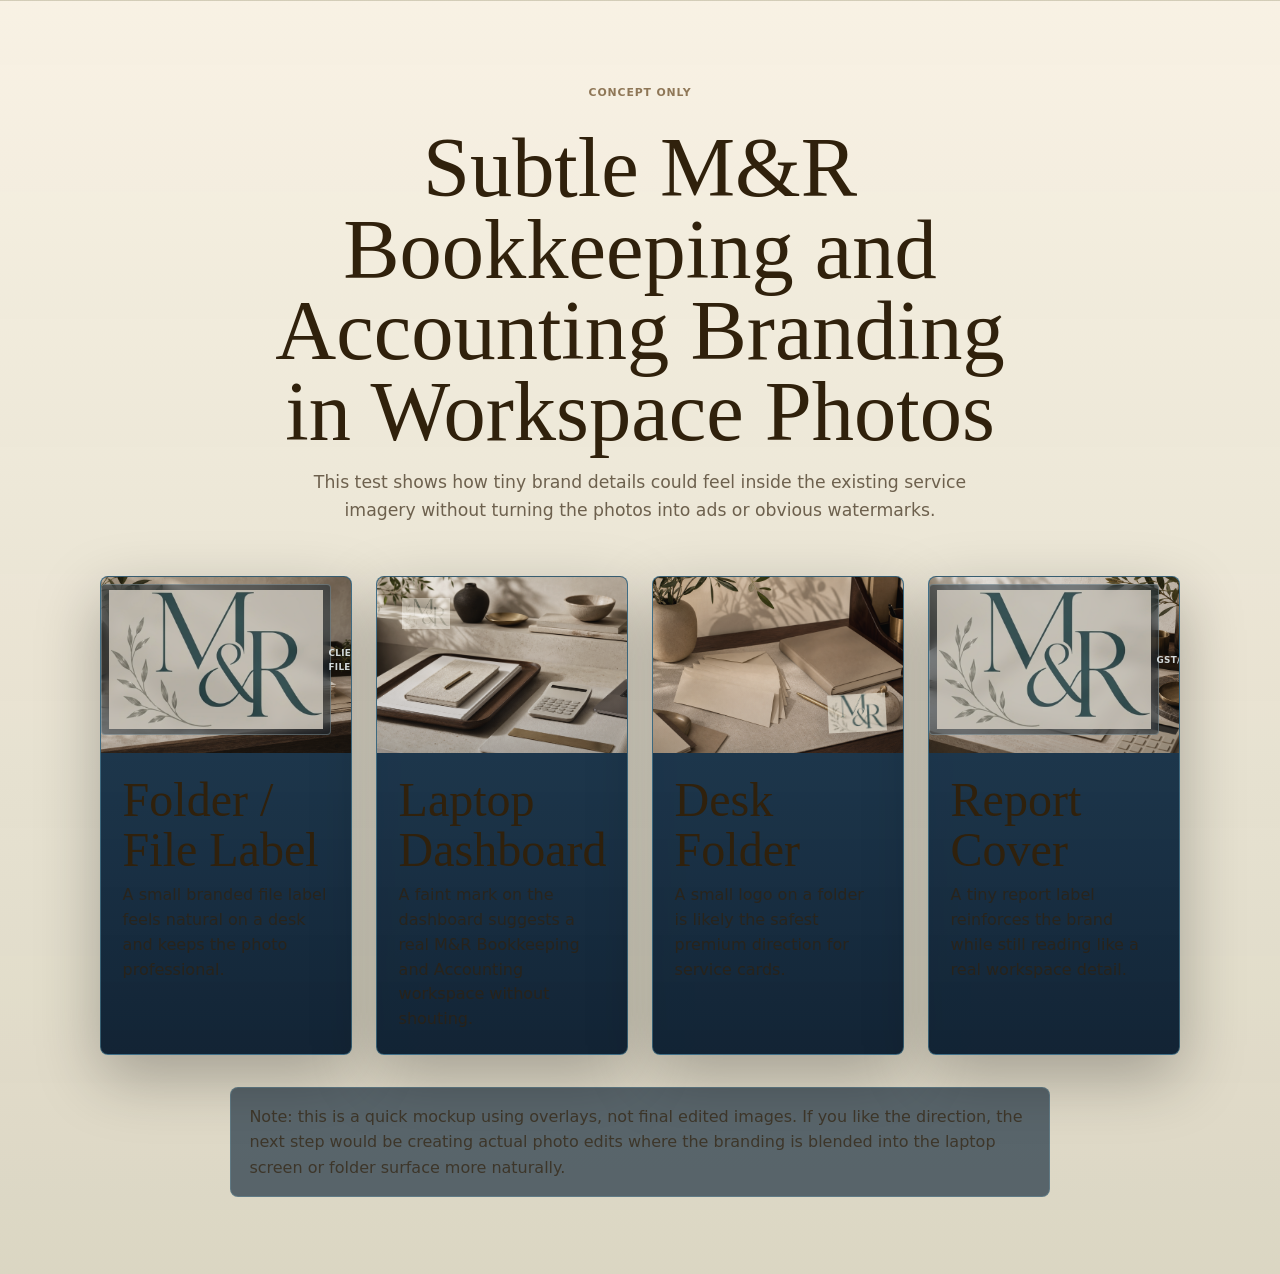
<file: photo-branding-test.html>
<!DOCTYPE html>
<html lang="en">
<head>
  <meta charset="UTF-8" />
  <meta name="viewport" content="width=device-width, initial-scale=1.0" />
  <title>M&R Bookkeeping and Accounting Photo Branding Test</title>
  <link rel="stylesheet" href="styles.css?v=photo-branding-test" />
  <link rel="icon" href="/assets/favicon.ico" sizes="any">
  <link rel="icon" type="image/png" sizes="32x32" href="/assets/favicon-32x32.png">
  <link rel="icon" type="image/png" sizes="16x16" href="/assets/favicon-16x16.png">
  <link rel="apple-touch-icon" href="/assets/apple-touch-icon.png">
  <link rel="manifest" href="/assets/site.webmanifest">
  <style>
    body {
      background:
        linear-gradient(180deg, rgba(3, 17, 31, 0.96), rgba(6, 27, 45, 0.98)),
        url("bg-soft.jpg") center / cover fixed;
    }

    .test-page {
      min-height: 100vh;
      padding: clamp(2rem, 6vw, 5rem) 0;
    }

    .test-heading {
      max-width: 820px;
      margin: 0 auto clamp(2rem, 4vw, 3.5rem);
      text-align: center;
    }

    .test-heading h1 {
      margin: 0.8rem 0 1rem;
      font-size: clamp(2.2rem, 5vw, 4rem);
      line-height: 1.05;
    }

    .test-heading p {
      margin: 0 auto;
      max-width: 680px;
      color: rgba(218, 235, 245, 0.86);
      font-size: 1.08rem;
      line-height: 1.65;
    }

    .brand-demo-grid {
      display: grid;
      grid-template-columns: repeat(4, minmax(0, 1fr));
      gap: clamp(1rem, 2vw, 1.5rem);
    }

    .brand-demo-card {
      overflow: hidden;
      border: 1px solid rgba(125, 202, 226, 0.34);
      border-radius: 8px;
      background: linear-gradient(180deg, rgba(14, 47, 76, 0.9), rgba(5, 24, 43, 0.94));
      box-shadow: 0 22px 64px rgba(0, 0, 0, 0.28);
    }

    .brand-photo {
      position: relative;
      aspect-ratio: 1.42 / 1;
      overflow: hidden;
      background: rgba(5, 18, 30, 0.7);
    }

    .brand-photo img:not(.brand-mark) {
      display: block;
      width: 100%;
      height: 100%;
      object-fit: cover;
    }

    .brand-photo::after {
      content: "";
      position: absolute;
      inset: 0;
      background: linear-gradient(180deg, transparent 55%, rgba(1, 11, 20, 0.18));
      pointer-events: none;
    }

    .brand-mark {
      position: absolute;
      z-index: 2;
      width: clamp(42px, 4.6vw, 58px);
      height: auto;
      opacity: 0.78;
      filter: drop-shadow(0 5px 12px rgba(0, 0, 0, 0.32));
    }

    .folder-mark {
      right: 7%;
      bottom: 12%;
      transform: rotate(-3deg);
    }

    .dashboard-mark {
      top: 12%;
      left: 10%;
      width: clamp(34px, 3.8vw, 48px);
      opacity: 0.55;
      mix-blend-mode: screen;
    }

    .report-label {
      position: absolute;
      z-index: 2;
      right: 8%;
      bottom: 10%;
      display: inline-flex;
      align-items: center;
      gap: 0.35rem;
      border: 1px solid rgba(195, 232, 242, 0.28);
      border-radius: 4px;
      padding: 0.32rem 0.45rem;
      color: rgba(238, 250, 255, 0.86);
      font-size: 0.55rem;
      font-weight: 800;
      letter-spacing: 0.04em;
      text-transform: uppercase;
      background: rgba(7, 31, 49, 0.48);
      backdrop-filter: blur(6px);
    }

    .report-label img {
      width: 18px;
      height: auto;
      opacity: 0.8;
    }

    .brand-demo-body {
      padding: 1.35rem;
    }

    .brand-demo-body h2 {
      margin: 0 0 0.55rem;
      color: #f6fbff;
      font-size: 1.25rem;
    }

    .brand-demo-body p {
      margin: 0;
      color: rgba(205, 224, 235, 0.86);
      line-height: 1.55;
    }

    .test-note {
      max-width: 820px;
      margin: 2rem auto 0;
      border: 1px solid rgba(125, 202, 226, 0.22);
      border-radius: 8px;
      padding: 1rem 1.15rem;
      color: rgba(216, 234, 244, 0.86);
      background: rgba(7, 30, 50, 0.62);
    }

    @media (max-width: 1050px) {
      .brand-demo-grid {
        grid-template-columns: repeat(2, minmax(0, 1fr));
      }
    }

    @media (max-width: 640px) {
      .brand-demo-grid {
        grid-template-columns: 1fr;
      }
    }
  </style>
  <meta name="robots" content="noindex, nofollow" />
  <link rel="canonical" href="https://booksmr.ca/" />
</head>
<body class="botanical-scroll-bg">
  <main class="test-page">
    <div class="container">
      <header class="test-heading">
        <span class="eyebrow">Concept only</span>
        <h1>Subtle M&R Bookkeeping and Accounting Branding in Workspace Photos</h1>
        <p>This test shows how tiny brand details could feel inside the existing service imagery without turning the photos into ads or obvious watermarks.</p>
      </header>

      <section class="brand-demo-grid" aria-label="Photo branding concept cards">
        <article class="brand-demo-card">
          <div class="brand-photo">
            <img src="assets/mr-books-bookkeeping.png" alt="Bookkeeping workspace concept with subtle M&R Bookkeeping and Accounting branding" />
            <span class="report-label"><img src="logo.png" alt="" /> Client File</span>
          </div>
          <div class="brand-demo-body">
            <h2>Folder / File Label</h2>
            <p>A small branded file label feels natural on a desk and keeps the photo professional.</p>
          </div>
        </article>

        <article class="brand-demo-card">
          <div class="brand-photo">
            <img src="assets/mr-books-consultation.png" alt="Accounting dashboard concept with subtle M&R Bookkeeping and Accounting branding" />
            <img class="brand-mark dashboard-mark" src="logo.png" alt="" />
          </div>
          <div class="brand-demo-body">
            <h2>Laptop Dashboard</h2>
            <p>A faint mark on the dashboard suggests a real M&R Bookkeeping and Accounting workspace without shouting.</p>
          </div>
        </article>

        <article class="brand-demo-card">
          <div class="brand-photo">
            <img src="assets/mr-books-payroll.png" alt="Payroll workspace concept with subtle M&R Bookkeeping and Accounting branding" />
            <img class="brand-mark folder-mark" src="logo.png" alt="" />
          </div>
          <div class="brand-demo-body">
            <h2>Desk Folder</h2>
            <p>A small logo on a folder is likely the safest premium direction for service cards.</p>
          </div>
        </article>

        <article class="brand-demo-card">
          <div class="brand-photo">
            <img src="assets/mr-books-tax.png" alt="Sales tax workspace concept with subtle M&R Bookkeeping and Accounting branding" />
            <span class="report-label"><img src="logo.png" alt="" /> GST/QST</span>
          </div>
          <div class="brand-demo-body">
            <h2>Report Cover</h2>
            <p>A tiny report label reinforces the brand while still reading like a real workspace detail.</p>
          </div>
        </article>
      </section>

      <p class="test-note">Note: this is a quick mockup using overlays, not final edited images. If you like the direction, the next step would be creating actual photo edits where the branding is blended into the laptop screen or folder surface more naturally.</p>
    </div>
  </main>
</body>
</html>
</file>
<file: styles.css>
:root {
  --bg: #DBD6C3;
  --bg-2: #EEE8D7;
  --bg-3: #C9BFA5;
  --surface: rgba(247, 242, 226, 0.82);
  --surface-strong: rgba(239, 231, 211, 0.94);
  --text: #30210C;
  --muted: rgba(48, 33, 12, 0.72);
  --muted-2: rgba(48, 33, 12, 0.56);
  --line: rgba(143, 119, 87, 0.24);
  --line-strong: rgba(143, 119, 87, 0.46);
  --accent: #8F7757;
  --accent-strong: #DBD6C3;
  --success: #B8AF8C;
  --max: 1180px;
  --radius: 8px;
  --shadow: 0 24px 70px rgba(48, 33, 12, 0.18);
  --shadow-soft: 0 18px 50px rgba(48, 33, 12, 0.12);
  --header-height: 76px;
}
* { box-sizing: border-box; }
html { scroll-behavior: smooth; scroll-padding-top: calc(var(--header-height) + 24px); }
body {
  margin: 0;
  font-family: Inter, ui-sans-serif, system-ui, -apple-system, BlinkMacSystemFont, "Segoe UI", Arial, sans-serif;
  background: radial-gradient(circle at 10% 0%, rgba(94, 188, 232, 0.10), transparent 28rem), radial-gradient(circle at 86% 8%, rgba(142, 227, 204, 0.06), transparent 24rem), linear-gradient(180deg, var(--bg) 0%, var(--bg-2) 52%, #0c233c 100%);
  color: var(--text);
  line-height: 1.6;
  overflow-x: hidden;
  text-rendering: optimizeLegibility;
  -webkit-font-smoothing: antialiased;
}
body::before {
  content: "";
  position: fixed;
  inset: 0;
  z-index: 0;
  pointer-events: none;
  opacity: 0.18;
  background-image: linear-gradient(rgba(255, 255, 255, 0.018) 1px, transparent 1px), linear-gradient(90deg, rgba(255, 255, 255, 0.018) 1px, transparent 1px);
  background-size: 88px 88px;
  mask-image: linear-gradient(to bottom, rgba(0, 0, 0, 0.42), transparent 82%);
}
a { color: inherit; text-decoration: none; }
img { display: block; width: 100%; height: auto; object-fit: cover; }
h1, h2, h3, p { margin-top: 0; }
h1, h2, h3 { line-height: 1.05; letter-spacing: 0; }
h1 { max-width: 12ch; margin-bottom: 1rem; font-size: 4.35rem; font-weight: 780; }
h2 { margin-bottom: 0.85rem; font-size: 2.65rem; font-weight: 760; }
h3 { margin: 0 0 0.65rem; font-size: 1.22rem; font-weight: 740; }
p { margin-bottom: 1rem; }
ul { margin: 0; padding: 0; list-style: none; }
.skip-link { position: absolute; left: 1rem; top: 1rem; z-index: 2000; padding: 0.75rem 1rem; border-radius: var(--radius); background: #ffffff; color: #071323; font-weight: 800; transform: translateY(-140%); transition: transform 0.2s ease; }
.skip-link:focus { transform: translateY(0); }
.container { position: relative; z-index: 2; width: min(100% - 2rem, var(--max)); margin: 0 auto; }
.muted { color: var(--muted); }
.eyebrow, .section-kicker, .service-meta { display: inline-flex; align-items: center; width: fit-content; border: 1px solid var(--line-strong); border-radius: 999px; color: #dff4ff; background: rgba(94, 188, 232, 0.09); font-size: 0.78rem; font-weight: 800; line-height: 1; letter-spacing: 0; text-transform: uppercase; }
.eyebrow { padding: 0.58rem 0.78rem; margin-bottom: 1rem; }
.section-kicker { padding: 0.5rem 0.68rem; margin-bottom: 0.9rem; }
.section-heading { max-width: 760px; margin-bottom: 2.2rem; }
.section-heading.centered { margin-inline: auto; text-align: center; }
.section-heading p { max-width: 64ch; }
.section-heading.centered p { margin-inline: auto; }
.btn { display: inline-flex; align-items: center; justify-content: center; min-height: 48px; padding: 0.88rem 1.15rem; border: 1px solid transparent; border-radius: var(--radius); font: inherit; font-weight: 800; line-height: 1; cursor: pointer; transition: transform 0.2s ease, box-shadow 0.2s ease, background 0.2s ease, border-color 0.2s ease, color 0.2s ease; white-space: nowrap; }
.btn:hover { transform: translateY(-1px); }
.btn:focus-visible, a:focus-visible, input:focus-visible, textarea:focus-visible, button:focus-visible { outline: 3px solid rgba(139, 216, 243, 0.75); outline-offset: 3px; }
.btn-primary { color: #031322; background: linear-gradient(135deg, #9be4fb 0%, #5ebce8 52%, #3c9ed2 100%); box-shadow: 0 14px 38px rgba(94, 188, 232, 0.28); }
.btn-primary:hover { box-shadow: 0 18px 46px rgba(94, 188, 232, 0.34); }
.btn-secondary { color: #eef8ff; border-color: rgba(139, 216, 243, 0.34); background: rgba(255, 255, 255, 0.045); backdrop-filter: blur(14px); -webkit-backdrop-filter: blur(14px); }
.btn-secondary:hover { border-color: rgba(139, 216, 243, 0.72); background: rgba(139, 216, 243, 0.12); }
.top-strip { position: relative; z-index: 20; border-bottom: 1px solid rgba(255, 255, 255, 0.08); background: rgba(5, 16, 29, 0.88); font-size: 0.92rem; }
.top-strip-inner { min-height: 42px; display: flex; align-items: center; justify-content: space-between; gap: 1rem; }
.top-strip a, .top-strip span { color: #d8e7f5; }
.top-strip-left, .top-strip-right { display: flex; align-items: center; gap: 1rem; flex-wrap: wrap; }
.site-header { position: sticky; top: 0; z-index: 1000; border-bottom: 1px solid rgba(255, 255, 255, 0.08); background: rgba(6, 19, 35, 0.78); box-shadow: 0 10px 30px rgba(0, 0, 0, 0.18); backdrop-filter: blur(18px); -webkit-backdrop-filter: blur(18px); }
.nav { min-height: var(--header-height); display: flex; align-items: center; justify-content: space-between; gap: 1.5rem; }
.brand-logo { display: inline-flex; align-items: center; flex: 0 0 auto; }
.logo-img { width: auto; height: 58px; max-width: 210px; object-fit: contain; filter: drop-shadow(0 10px 22px rgba(0, 0, 0, 0.22)); }
.nav-links { display: flex; align-items: center; justify-content: flex-end; gap: 0.9rem; flex-wrap: wrap; margin-left: auto; }
.nav-links a:not(.btn) { position: relative; color: #dce9f5; font-size: 0.86rem; font-weight: 800; text-transform: uppercase; letter-spacing: 0; }
.nav-links a:not(.btn)::after { content: ""; position: absolute; left: 0; bottom: -0.42rem; width: 100%; height: 1px; background: var(--accent-strong); opacity: 0; transform: scaleX(0.55); transform-origin: center; transition: opacity 0.2s ease, transform 0.2s ease; }
.nav-links a:not(.btn):hover { color: var(--accent-strong); }
.nav-links a:not(.btn):hover::after { opacity: 1; transform: scaleX(1); }
.lang-switch { padding-left: 0.2rem; }
.section { position: relative; z-index: 1; padding: 6rem 0; overflow: hidden; }
.section::before { content: ""; position: absolute; inset: 0; z-index: 0; pointer-events: none; }
.section-solid { background: radial-gradient(circle at 14% 10%, rgba(94, 188, 232, 0.07), transparent 24rem), linear-gradient(180deg, #0a1d33 0%, #0c223a 100%); }
.section-soft { background: linear-gradient(180deg, rgba(6, 19, 35, 0.92), rgba(6, 19, 35, 0.88)), url("bg-soft.jpg") center / cover no-repeat; }
.section-transition { position: absolute; left: 0; right: 0; top: 0; height: 1px; background: linear-gradient(90deg, transparent, rgba(139, 216, 243, 0.35), transparent); }
.glass-card { position: relative; overflow: hidden; border: 1px solid var(--line); border-radius: var(--radius); background: linear-gradient(180deg, rgba(255, 255, 255, 0.06), rgba(255, 255, 255, 0.02)), var(--surface); box-shadow: var(--shadow-soft); backdrop-filter: blur(16px); -webkit-backdrop-filter: blur(16px); }
.glass-card::before { content: ""; position: absolute; inset: 0; z-index: 0; pointer-events: none; background: linear-gradient(135deg, rgba(255, 255, 255, 0.08), transparent 28%); }
.glass-card > * { position: relative; z-index: 1; }
.hero { min-height: calc(100vh - 42px); display: flex; align-items: center; padding: 6.5rem 0 5.5rem; background: linear-gradient(90deg, rgba(6, 19, 35, 0.88) 0%, rgba(6, 19, 35, 0.64) 48%, rgba(6, 19, 35, 0.86) 100%), linear-gradient(180deg, rgba(6, 19, 35, 0.52), rgba(6, 19, 35, 0.92)), url("bg-hero.jpg") center / cover no-repeat; }
.hero::before { background: radial-gradient(circle at 76% 20%, rgba(94, 188, 232, 0.18), transparent 22rem), linear-gradient(180deg, transparent 72%, rgba(10, 29, 51, 0.96) 100%); }
.hero.compact { min-height: auto; padding: 5.8rem 0; background: linear-gradient(90deg, rgba(6, 19, 35, 0.90), rgba(6, 19, 35, 0.68)), linear-gradient(180deg, rgba(6, 19, 35, 0.54), rgba(6, 19, 35, 0.92)), url("bg-hero.jpg") center / cover no-repeat; }
.hero-grid, .split-grid, .booking-layout { display: grid; grid-template-columns: minmax(0, 0.98fr) minmax(360px, 0.82fr); gap: 3rem; align-items: center; }
.hero-copy { max-width: 690px; }
.hero-copy .lead { max-width: 58ch; margin-bottom: 1.5rem; color: #c9d9e8; font-size: 1.11rem; }
.hero-actions, .card-actions { display: flex; align-items: center; gap: 0.85rem; flex-wrap: wrap; margin: 1.5rem 0 1.25rem; }
.hero-proof, .micro-trust { display: flex; flex-wrap: wrap; gap: 0.65rem; color: #dcecf8; font-size: 0.91rem; }
.hero-proof span, .micro-trust span { display: inline-flex; align-items: center; gap: 0.45rem; padding: 0.48rem 0.62rem; border: 1px solid rgba(255, 255, 255, 0.09); border-radius: 999px; background: rgba(255, 255, 255, 0.04); font-weight: 700; }
.hero-proof span::before { content: ""; width: 0.42rem; height: 0.42rem; border-radius: 999px; background: var(--success); box-shadow: 0 0 18px rgba(142, 227, 204, 0.45); }
.hero-media { position: relative; }
.hero-media::before { content: ""; position: absolute; inset: -1.2rem; z-index: 0; border-radius: var(--radius); background: radial-gradient(circle at 76% 16%, rgba(139, 216, 243, 0.22), transparent 18rem); filter: blur(18px); }
.image-frame { position: relative; z-index: 1; overflow: hidden; border: 1px solid rgba(255, 255, 255, 0.13); border-radius: var(--radius); box-shadow: var(--shadow); background: var(--bg-3); isolation: isolate; }
.image-frame img { height: 520px; object-position: center; }
.image-frame::after { content: ""; position: absolute; inset: 0; background: linear-gradient(180deg, transparent 48%, rgba(5, 16, 29, 0.76) 100%), linear-gradient(90deg, rgba(5, 16, 29, 0.16), transparent 46%); pointer-events: none; }
.floating-badge { position: absolute; left: 1rem; right: 1rem; bottom: 1rem; z-index: 2; display: grid; gap: 0.25rem; padding: 1rem; border: 1px solid rgba(255, 255, 255, 0.12); border-radius: var(--radius); background: rgba(6, 19, 35, 0.72); backdrop-filter: blur(14px); -webkit-backdrop-filter: blur(14px); }
.floating-badge strong { color: #ffffff; font-size: 0.98rem; }
.floating-badge span { color: var(--muted); font-size: 0.91rem; }
.services-grid { display: grid; grid-template-columns: repeat(4, minmax(0, 1fr)); gap: 1.2rem; align-items: stretch; }
.card-grid, .process-grid, .faq-grid { display: grid; gap: 1.2rem; }
.card-grid.three, .process-grid { grid-template-columns: repeat(3, 1fr); }
.card-grid.two, .faq-grid { grid-template-columns: repeat(2, 1fr); }
.service-card, .info-card, .process-card, .faq-card { display: grid; min-height: 100%; padding: 1.45rem; transition: transform 0.2s ease, border-color 0.2s ease, box-shadow 0.2s ease; }
.service-card:hover, .info-card:hover { transform: translateY(-2px); border-color: rgba(139, 216, 243, 0.26); box-shadow: 0 24px 62px rgba(0, 0, 0, 0.32); }
.service-card.has-image { padding: 0; }
.service-card.has-image img { height: 220px; border-bottom: 1px solid rgba(255, 255, 255, 0.08); }
.service-card-body { display: flex; flex-direction: column; padding: 1.4rem; }
.service-card-primary { border-color: rgba(139, 216, 243, 0.28); background: radial-gradient(circle at 85% 0%, rgba(94, 188, 232, 0.11), transparent 15rem), linear-gradient(180deg, rgba(20, 60, 96, 0.74), rgba(9, 28, 50, 0.78)); }
.service-meta { padding: 0.42rem 0.56rem; margin-bottom: 0.9rem; font-size: 0.72rem; }
.feature-list { display: grid; gap: 0.58rem; color: var(--muted); font-size: 0.96rem; }
.feature-list li { position: relative; padding-left: 1.25rem; }
.feature-list li::before { content: ""; position: absolute; left: 0; top: 0.62em; width: 0.38rem; height: 0.38rem; border-radius: 999px; background: var(--accent-strong); box-shadow: 0 0 14px rgba(139, 216, 243, 0.34); }
.service-link { display: inline-flex; width: fit-content; align-items: center; gap: 0.45rem; margin-top: auto; padding-top: 1.1rem; color: #e8f6ff; font-weight: 800; text-decoration: underline; text-decoration-color: rgba(139, 216, 243, 0.44); text-underline-offset: 0.22rem; }
.service-link::after { content: "->"; color: var(--accent-strong); transition: transform 0.2s ease; }
.service-link:hover { color: var(--accent-strong); text-decoration-color: var(--accent-strong); }
.service-link:hover::after { transform: translateX(2px); }
.process-card { min-height: 260px; isolation: isolate; }
.process-card::after { content: attr(data-step); position: absolute; right: 1rem; bottom: -1.6rem; z-index: 0; color: rgba(139, 216, 243, 0.08); font-size: 7rem; font-weight: 900; line-height: 1; }
.process-card strong { display: inline-flex; width: fit-content; margin-bottom: 1.2rem; padding: 0.45rem 0.58rem; border: 1px solid rgba(139, 216, 243, 0.22); border-radius: 999px; color: var(--accent-strong); background: rgba(94, 188, 232, 0.08); font-size: 0.78rem; text-transform: uppercase; letter-spacing: 0; }
.process-card p, .info-card p, .faq-card p { color: var(--muted); }
.cta-card, .booking-card, .contact-card { padding: 2rem; }
.cta-card, .booking-card { border-color: rgba(139, 216, 243, 0.24); background: radial-gradient(circle at 82% 12%, rgba(94, 188, 232, 0.18), transparent 20rem), linear-gradient(180deg, rgba(19, 58, 94, 0.86), rgba(9, 28, 50, 0.82)); }
.booking-layout { grid-template-columns: minmax(0, 1.02fr) minmax(340px, 0.98fr); align-items: stretch; }
.booking-card h2, .contact-card h2 { font-size: 2.35rem; }
.booking-benefits { display: grid; grid-template-columns: repeat(3, 1fr); gap: 0.8rem; margin: 1.55rem 0; }
.booking-benefits li { min-height: 118px; padding: 1rem; border: 1px solid rgba(255, 255, 255, 0.08); border-radius: var(--radius); background: rgba(255, 255, 255, 0.045); color: #d7e8f5; font-size: 0.94rem; }
.booking-benefits li::before { content: ""; display: block; width: 0.55rem; height: 0.55rem; margin-bottom: 0.75rem; border-radius: 999px; background: var(--success); box-shadow: 0 0 18px rgba(142, 227, 204, 0.42); }
.form-grid { display: grid; gap: 0.95rem; margin-top: 1.2rem; }
.field { display: grid; gap: 0.35rem; }
label { color: #dff0fb; font-size: 0.9rem; font-weight: 800; }
input, textarea { width: 100%; min-height: 48px; padding: 0.95rem 1rem; border: 1px solid rgba(255, 255, 255, 0.12); border-radius: var(--radius); background: rgba(255, 255, 255, 0.055); color: #f6fbff; font: inherit; transition: border-color 0.2s ease, background 0.2s ease, box-shadow 0.2s ease; backdrop-filter: blur(12px); -webkit-backdrop-filter: blur(12px); }
input::placeholder, textarea::placeholder { color: #8fa8bf; }
input:focus, textarea:focus { border-color: rgba(139, 216, 243, 0.6); background: rgba(255, 255, 255, 0.075); box-shadow: 0 0 0 4px rgba(139, 216, 243, 0.11); outline: none; }
textarea { min-height: 138px; resize: vertical; }
.small-note { margin: 1rem 0 0; color: var(--muted-2); font-size: 0.9rem; }
.site-footer { position: relative; z-index: 2; border-top: 1px solid rgba(255, 255, 255, 0.08); background: rgba(4, 13, 24, 0.92); }
.footer-inner { display: grid; grid-template-columns: 1fr auto; gap: 2rem; padding: 2rem 0; align-items: center; color: var(--muted); }
.footer-brand strong { display: block; margin-bottom: 0.35rem; color: #f6fbff; font-size: 1rem; }
.footer-links { display: flex; gap: 1rem; flex-wrap: wrap; justify-content: flex-end; color: #dce9f5; font-size: 0.9rem; font-weight: 800; }
.footer-links a:hover, .top-strip a:hover { color: var(--accent-strong); }
@media (max-width: 1120px) {
  h1 { font-size: 3.6rem; }
  h2 { font-size: 2.25rem; }
  .hero-grid, .split-grid, .booking-layout { grid-template-columns: 1fr; }
  .services-grid { grid-template-columns: repeat(2, minmax(0, 1fr)); }
  .image-frame img { height: 420px; }
}
@media (max-width: 860px) {
  .nav { align-items: flex-start; flex-direction: column; gap: 0.75rem; padding: 0.85rem 0; }
  .nav-links { width: 100%; justify-content: flex-start; }
  .section, .hero, .hero.compact { padding: 4.5rem 0; }
  .services-grid, .process-grid, .booking-benefits, .card-grid.three, .card-grid.two, .faq-grid { grid-template-columns: 1fr; }
  .service-card.has-image img { height: 240px; }
  .booking-benefits li { min-height: auto; }
  .footer-inner { grid-template-columns: 1fr; }
  .footer-links { justify-content: flex-start; }
}
@media (max-width: 640px) {
  :root { --header-height: auto; }
  .container { width: min(100% - 1.25rem, var(--max)); }
  .top-strip-inner, .top-strip-left, .top-strip-right { justify-content: center; text-align: center; }
  .top-strip-inner { padding: 0.55rem 0; }
  .top-strip-right { display: none; }
  .brand-logo, .logo-img { max-width: 190px; }
  .nav { align-items: center; text-align: center; }
  .nav-links { justify-content: center; gap: 0.72rem; }
  .nav-links a:not(.btn) { font-size: 0.78rem; }
  h1 { max-width: 12ch; font-size: 2.75rem; }
  h2, .booking-card h2, .contact-card h2 { font-size: 2rem; }
  .hero-copy .lead { font-size: 1rem; }
  .hero-actions, .hero-actions .btn, .booking-card .btn, .contact-card .btn, .cta-card .btn { width: 100%; }
  .image-frame img { height: 320px; }
  .floating-badge { position: static; border-radius: 0; border-inline: 0; border-bottom: 0; }
  .hero-proof span, .micro-trust span { width: 100%; justify-content: center; }
  .service-card-body, .booking-card, .contact-card, .cta-card, .process-card, .info-card, .faq-card { padding: 1.2rem; }
  .service-card-body { padding-top: 1.25rem; }
  .footer-links { display: grid; gap: 0.65rem; }
}
@media (prefers-reduced-motion: reduce) {
  *, *::before, *::after { scroll-behavior: auto !important; transition-duration: 0.01ms !important; animation-duration: 0.01ms !important; animation-iteration-count: 1 !important; }
}
/* About page founder refresh */
body .about-hero {
  padding-top: clamp(4.5rem, 8vw, 7.5rem);
  padding-bottom: clamp(3.75rem, 7vw, 6.75rem);
}

body .about-page .about-hero-copy h1 {
  max-width: 760px;
  font-size: clamp(2.55rem, 5.1vw, 4.45rem);
  line-height: 1;
}

.about-page .section {
  position: relative;
}

.about-hero {
  padding-top: clamp(4.5rem, 8vw, 7.5rem);
  padding-bottom: clamp(3.75rem, 7vw, 6.75rem);
}

.about-hero::before,
.founder-section::before,
.about-cta::before {
  content: "";
  position: absolute;
  inset: 0;
  pointer-events: none;
  background:
    radial-gradient(circle at 12% 18%, rgba(64, 179, 210, 0.14), transparent 32%),
    radial-gradient(circle at 82% 26%, rgba(140, 189, 164, 0.13), transparent 34%);
  opacity: 0.75;
}

.about-hero-grid,
.founder-story-grid,
.about-fit-grid {
  position: relative;
  z-index: 1;
  display: grid;
  grid-template-columns: minmax(0, 1.08fr) minmax(300px, 0.82fr);
  gap: clamp(2rem, 5vw, 5rem);
  align-items: center;
}

.about-hero-copy {
  max-width: 760px;
}

.about-hero-copy h1 {
  max-width: 840px;
  margin: 0.8rem 0 1.25rem;
  font-size: clamp(2.55rem, 6.4vw, 5.2rem);
  line-height: 0.95;
}

.about-hero-copy .lead {
  max-width: 700px;
  font-size: clamp(1.08rem, 2vw, 1.35rem);
  color: rgba(232, 245, 255, 0.9);
}

.about-hero-copy p:not(.lead) {
  max-width: 680px;
  color: rgba(202, 220, 232, 0.88);
}

.about-hero-actions {
  display: flex;
  flex-wrap: wrap;
  gap: 0.9rem;
  margin-top: 2rem;
}

.founder-card {
  margin: 0;
  overflow: hidden;
  border: 1px solid rgba(120, 203, 224, 0.32);
  border-radius: 22px;
  background: linear-gradient(155deg, rgba(17, 50, 76, 0.9), rgba(8, 31, 51, 0.84));
  box-shadow: 0 26px 70px rgba(0, 0, 0, 0.34);
}

.founder-photo-shell {
  aspect-ratio: 4 / 5;
  overflow: hidden;
  background: rgba(5, 19, 32, 0.6);
}

.founder-photo {
  display: block;
  width: 100%;
  height: 100%;
  object-fit: cover;
  object-position: 50% 23%;
}

.founder-card figcaption {
  padding: clamp(1.25rem, 3vw, 1.75rem);
}

.founder-card figcaption span,
.principle-card span {
  display: inline-flex;
  width: fit-content;
  margin-bottom: 0.85rem;
  border: 1px solid rgba(120, 203, 224, 0.36);
  border-radius: 999px;
  padding: 0.35rem 0.7rem;
  color: #bdeefe;
  font-size: 0.75rem;
  font-weight: 800;
  letter-spacing: 0.04em;
  text-transform: uppercase;
  background: rgba(95, 184, 210, 0.12);
}

.founder-card figcaption strong {
  display: block;
  margin-bottom: 0.55rem;
  color: #f4fbff;
  font-size: clamp(1.15rem, 2vw, 1.4rem);
}

.founder-card figcaption p {
  margin: 0;
  color: rgba(206, 224, 234, 0.88);
}

.section-heading-left {
  max-width: 820px;
  margin-right: auto;
  margin-left: 0;
  text-align: left;
}

.about-principles-grid,
.about-services-grid {
  display: grid;
  grid-template-columns: repeat(3, minmax(0, 1fr));
  gap: 1rem;
  margin-top: clamp(1.7rem, 3vw, 2.4rem);
}

.about-services-grid {
  grid-template-columns: repeat(4, minmax(0, 1fr));
}

.principle-card,
.about-service-card,
.experience-panel,
.about-cta-panel {
  border: 1px solid rgba(120, 203, 224, 0.22);
  border-radius: 18px;
  background: linear-gradient(160deg, rgba(16, 48, 74, 0.82), rgba(8, 30, 50, 0.76));
  box-shadow: 0 18px 52px rgba(0, 0, 0, 0.2);
}

.principle-card,
.about-service-card {
  padding: clamp(1.25rem, 2.5vw, 1.7rem);
  transition: transform 180ms ease, border-color 180ms ease, background 180ms ease;
}

.principle-card:hover,
.about-service-card:hover {
  transform: translateY(-3px);
  border-color: rgba(120, 203, 224, 0.45);
  background: linear-gradient(160deg, rgba(20, 58, 88, 0.88), rgba(9, 34, 56, 0.82));
}

.principle-card h3,
.about-service-card h3 {
  margin: 0 0 0.7rem;
  color: #f4fbff;
}

.principle-card p,
.about-service-card p {
  margin: 0;
  color: rgba(204, 222, 233, 0.86);
}

.founder-section {
  overflow: hidden;
}

.founder-story-copy {
  position: relative;
  z-index: 1;
}

.founder-story-copy p {
  color: rgba(204, 222, 233, 0.88);
}

.experience-panel {
  position: relative;
  z-index: 1;
  display: grid;
  gap: 0;
  overflow: hidden;
}

.experience-panel div {
  padding: clamp(1.25rem, 3vw, 1.75rem);
  border-bottom: 1px solid rgba(120, 203, 224, 0.16);
}

.experience-panel div:last-child {
  border-bottom: 0;
}

.experience-panel strong {
  display: block;
  margin-bottom: 0.4rem;
  color: #f7fcff;
  font-size: clamp(1.45rem, 3vw, 2.2rem);
  line-height: 1;
}

.experience-panel span {
  color: rgba(203, 223, 234, 0.88);
}

.about-service-card {
  min-height: 100%;
}

.about-service-card a {
  display: inline-flex;
  margin-top: 1.15rem;
  color: #d6f5ff;
  font-weight: 800;
  text-decoration: underline;
  text-underline-offset: 0.25em;
}

.about-fit-grid {
  align-items: start;
}

.about-fit-grid h2 {
  margin-top: 0.8rem;
}

.about-fit-grid p {
  max-width: 680px;
  color: rgba(204, 222, 233, 0.88);
}

.fit-list {
  display: grid;
  gap: 0.85rem;
  margin: 0;
  padding: 0;
  list-style: none;
}

.fit-list li {
  position: relative;
  border: 1px solid rgba(120, 203, 224, 0.2);
  border-radius: 14px;
  padding: 1rem 1rem 1rem 2.65rem;
  color: rgba(228, 242, 249, 0.92);
  background: rgba(11, 39, 63, 0.55);
}

.fit-list li::before {
  content: "";
  position: absolute;
  top: 1.2rem;
  left: 1rem;
  width: 0.65rem;
  height: 0.65rem;
  border-radius: 999px;
  background: linear-gradient(135deg, #7ee3ff, #91d0b7);
  box-shadow: 0 0 0 0.35rem rgba(126, 227, 255, 0.1);
}

.about-cta-panel {
  position: relative;
  z-index: 1;
  display: grid;
  grid-template-columns: minmax(0, 1fr) auto;
  gap: 1.5rem;
  align-items: center;
  padding: clamp(1.5rem, 4vw, 2.5rem);
}

.about-cta-panel h2 {
  margin: 0.7rem 0 0.65rem;
}

.about-cta-panel p {
  max-width: 700px;
  margin: 0;
  color: rgba(204, 222, 233, 0.88);
}

@media (max-width: 1100px) {
  .about-services-grid {
    grid-template-columns: repeat(2, minmax(0, 1fr));
  }
}

@media (max-width: 900px) {
  .about-hero-grid,
  .founder-story-grid,
  .about-fit-grid,
  .about-cta-panel {
    grid-template-columns: 1fr;
  }

  .founder-card {
    max-width: 520px;
    margin-inline: auto;
  }

  .about-principles-grid {
    grid-template-columns: 1fr;
  }

  .about-cta-panel .btn {
    width: fit-content;
  }
}

@media (max-width: 620px) {
  .about-hero {
    padding-top: 3.5rem;
  }

  .about-hero-actions,
  .about-cta-panel .btn {
    width: 100%;
  }

  .about-hero-actions .btn,
  .about-cta-panel .btn {
    justify-content: center;
  }

  .about-services-grid {
    grid-template-columns: 1fr;
  }

  .founder-card {
    border-radius: 18px;
  }
}

/* Header guardrails */
.site-header .nav-inner {
  display: flex;
  align-items: center;
  justify-content: space-between;
  gap: 1rem;
}

.site-header .brand {
  display: inline-flex;
  flex: 0 0 auto;
  align-items: center;
  width: auto;
  max-width: 180px;
  background: transparent;
}

.site-header .brand img {
  display: block;
  width: min(128px, 30vw);
  max-width: 128px;
  height: auto;
  max-height: 58px;
  object-fit: contain;
  mix-blend-mode: screen;
}

.site-header .nav-links,
.site-header .nav-actions {
  display: flex;
  align-items: center;
}

@media (max-width: 900px) {
  .site-header .nav-inner {
    flex-wrap: wrap;
  }

  .site-header .brand img {
    width: 118px;
    max-height: 54px;
  }
}

/* Compact footer used on the refreshed About page */
.compact-footer {
  border-top: 1px solid rgba(120, 203, 224, 0.14);
  padding: 1.65rem 0;
  background: rgba(3, 18, 31, 0.96);
}

.compact-footer-inner {
  display: flex;
  align-items: center;
  justify-content: space-between;
  gap: 1.25rem;
}

.compact-footer strong {
  display: block;
  margin-bottom: 0.35rem;
  color: #f4fbff;
  font-size: 1rem;
}

.compact-footer p {
  max-width: 760px;
  margin: 0;
  color: rgba(205, 224, 235, 0.84);
  font-size: 0.95rem;
}

.footer-nav {
  display: flex;
  flex-wrap: wrap;
  justify-content: flex-end;
  gap: 1rem;
}

.footer-nav a {
  color: #e8f6ff;
  font-size: 0.9rem;
  font-weight: 800;
  text-decoration: none;
}

.footer-nav a:hover,
.footer-nav a:focus-visible {
  color: #83e3ff;
}

@media (max-width: 800px) {
  .compact-footer-inner {
    align-items: flex-start;
    flex-direction: column;
  }

  .footer-nav {
    justify-content: flex-start;
  }
}

/* Live About page fixes */
body .site-header img[src="logo.png"] {
  width: 126px !important;
  max-width: 126px !important;
  height: auto !important;
  max-height: 58px !important;
  object-fit: contain !important;
}

body .about-page .about-hero-grid {
  align-items: center;
}

body .about-page .founder-card {
  max-width: 520px;
  justify-self: end;
}

body .about-page .founder-card figcaption p {
  font-size: 0.96rem;
  line-height: 1.65;
}

body .site-footer .about-footer-inner {
  display: flex;
  align-items: center;
  justify-content: space-between;
  gap: 1.25rem;
  padding: 1.8rem 0;
}

body .site-footer .about-footer-copy p {
  max-width: 720px;
  margin: 0.35rem 0 0;
}

body .site-footer .about-footer-links {
  display: flex;
  flex-wrap: wrap;
  justify-content: flex-end;
  gap: 1rem;
}

@media (min-width: 901px) {
  body .about-page .about-hero-grid {
    grid-template-columns: minmax(0, 0.98fr) minmax(340px, 0.74fr) !important;
  }
}

@media (max-width: 900px) {
  body .about-page .founder-card {
    justify-self: center;
  }

  body .site-footer .about-footer-inner {
    align-items: flex-start;
    flex-direction: column;
  }

  body .site-footer .about-footer-links {
    justify-content: flex-start;
  }
}

@media (max-width: 620px) {
  body .about-page .about-hero-copy h1 {
    max-width: 12ch;
    font-size: clamp(2.2rem, 11vw, 3.15rem) !important;
    line-height: 1.03;
  }

  body .about-page .about-hero-copy .lead,
  body .about-page .about-hero-copy p:not(.lead) {
    font-size: 1rem;
    line-height: 1.65;
  }

  body .about-page .founder-card {
    max-width: 100%;
  }

  body .about-page .founder-photo-shell {
    aspect-ratio: 4 / 4.85;
  }

  body .about-page .about-cta-panel h2 {
    font-size: clamp(1.9rem, 8vw, 2.5rem);
    line-height: 1.08;
  }
}

/* Final homepage services polish override */
body #services .section-heading {
  max-width: 820px;
  margin-inline: auto;
  margin-bottom: clamp(2.6rem, 5vw, 4rem);
  text-align: center;
}

body #services .section-heading .eyebrow {
  margin-inline: auto;
}

body #services .section-heading h2 {
  max-width: 820px;
  margin: 0.85rem auto 1.25rem;
  font-size: clamp(2.25rem, 5vw, 4.2rem);
  line-height: 1.08;
  letter-spacing: 0;
}

body #services .section-heading p {
  max-width: 720px;
  margin-inline: auto;
  color: rgba(222, 238, 247, 0.9);
  font-size: clamp(1rem, 1.7vw, 1.2rem);
  line-height: 1.65;
}

body #services .services-grid {
  display: grid;
  grid-template-columns: repeat(4, minmax(0, 1fr));
  gap: clamp(1rem, 2vw, 1.5rem);
  align-items: stretch;
}

body #services .service-card {
  display: flex;
  min-height: 0 !important;
  overflow: hidden;
  flex-direction: column;
  border: 1px solid rgba(125, 202, 226, 0.32);
  border-radius: 8px;
  background: linear-gradient(180deg, rgba(14, 47, 76, 0.92), rgba(6, 26, 45, 0.94));
  box-shadow: 0 20px 58px rgba(0, 0, 0, 0.24);
}

body #services .service-card img {
  display: block;
  width: 100%;
  height: clamp(150px, 13vw, 190px);
  object-fit: cover;
}

body #services .service-card > div,
body #services .service-content {
  display: flex;
  flex: 1;
  flex-direction: column;
  padding: clamp(1.25rem, 2.2vw, 1.7rem);
}

body #services .service-card .service-tag,
body #services .service-card .card-label,
body #services .service-card .pill {
  display: none;
}

body #services .service-card h3 {
  position: relative;
  margin: 3.6rem 0 0.7rem;
  color: #f6fbff;
  font-size: clamp(1.25rem, 1.7vw, 1.55rem);
  line-height: 1.15;
}

body #services .service-card h3::before {
  content: "";
  position: absolute;
  top: -3.95rem;
  left: 0;
  width: 3.1rem;
  height: 3.1rem;
  border: 1px solid rgba(111, 204, 242, 0.42);
  border-radius: 999px;
  background: radial-gradient(circle at 35% 30%, rgba(132, 224, 255, 0.34), transparent 34%), linear-gradient(145deg, rgba(52, 144, 201, 0.42), rgba(11, 52, 86, 0.72));
  box-shadow: inset 0 0 22px rgba(79, 173, 225, 0.22), 0 12px 28px rgba(0, 0, 0, 0.25);
}

body #services .service-card h3::after {
  content: "";
  position: absolute;
  top: -2.98rem;
  left: 1.03rem;
  width: 1.05rem;
  height: 1.05rem;
  border: 2px solid #0B383D;
  border-top: 0;
  border-left: 0;
  transform: rotate(45deg);
}

body #services .service-card p {
  margin: 0 0 1.25rem;
  color: rgba(230, 242, 249, 0.92);
  font-size: clamp(1rem, 1.15vw, 1.08rem);
  line-height: 1.55;
}

body #services .service-card ul {
  display: grid;
  gap: 0.85rem;
  margin: 0;
  padding: 1.25rem 0 0;
  border-top: 1px solid rgba(156, 214, 234, 0.18);
  list-style: none;
}

body #services .service-card li {
  position: relative;
  margin: 0;
  padding-left: 2rem;
  color: rgba(226, 239, 247, 0.88);
  font-size: 0.98rem;
  line-height: 1.45;
}

body #services .service-card li::before {
  content: "";
  position: absolute;
  top: 0.23rem;
  left: 0;
  width: 1rem;
  height: 1rem;
  border-radius: 999px;
  background: linear-gradient(135deg, #4E6B45, #8F7757);
  box-shadow: 0 0 0 0.22rem rgba(98, 183, 238, 0.12);
}

body #services .service-card li::after {
  content: "";
  position: absolute;
  top: 0.49rem;
  left: 0.36rem;
  width: 0.22rem;
  height: 0.43rem;
  border: solid #06243b;
  border-width: 0 2px 2px 0;
  transform: rotate(45deg);
}

body #services .service-card a {
  display: inline-flex;
  gap: 0.7rem;
  align-items: center;
  width: fit-content;
  margin-top: auto;
  padding-top: 2rem;
  color: #0B383D;
  font-weight: 800;
  text-decoration: none;
}

body #services .service-card a::after {
  content: "";
  width: 1.1rem;
  height: 0.7rem;
  background: linear-gradient(#0B383D, #0B383D) left 50% / 100% 2px no-repeat;
  clip-path: polygon(0 42%, 72% 42%, 72% 0, 100% 50%, 72% 100%, 72% 58%, 0 58%);
  transition: transform 180ms ease;
}

body #services .service-card a:hover::after,
body #services .service-card a:focus-visible::after {
  transform: translateX(4px);
}

@media (max-width: 1150px) {
  body #services .services-grid {
    grid-template-columns: repeat(2, minmax(0, 1fr));
  }
}

@media (max-width: 680px) {
  body #services .services-grid {
    grid-template-columns: 1fr;
  }

  body #services .section-heading h2 {
    font-size: clamp(2rem, 10vw, 3rem);
  }

  body #services .service-card img {
    height: 180px;
  }
}

/* Final minimalist boutique design lock */
:root {
  --final-paper: #F8F2E4;
  --final-cream: #DBD6C3;
  --final-sand: #E9DFC8;
  --final-taupe: #8F7757;
  --final-espresso: #30210C;
  --final-teal: #0B383D;
  --final-leaf: #4E6B45;
  --final-line: rgba(48, 33, 12, 0.14);
  --final-line-strong: rgba(48, 33, 12, 0.26);
  --max: 1160px;
  --radius: 0;
}

html,
body {
  background: var(--final-paper) !important;
}

body {
  color: var(--final-espresso) !important;
  font-family: Inter, ui-sans-serif, system-ui, -apple-system, BlinkMacSystemFont, "Segoe UI", Arial, sans-serif !important;
}

body::before,
.section-transition,
.hero::before,
.about-hero::before,
.founder-section::before,
.about-cta::before,
.glass-card::before,
.hero-media::before,
.image-frame::after {
  display: none !important;
}

.container,
body #services > .container {
  width: min(100% - 2.25rem, 1160px) !important;
  max-width: 1160px !important;
}

h1,
h2,
h3 {
  color: var(--final-espresso) !important;
  font-family: Georgia, "Times New Roman", serif !important;
  font-weight: 500 !important;
  letter-spacing: 0 !important;
}

h1,
.hero-copy h1,
.about-hero-copy h1,
body .about-page .about-hero-copy h1 {
  max-width: 920px !important;
  margin-inline: auto !important;
  font-size: clamp(3.1rem, 7vw, 5.4rem) !important;
  line-height: 0.98 !important;
}

h2,
.booking-card h2,
.contact-card h2 {
  max-width: 820px !important;
  font-size: clamp(2.15rem, 4.8vw, 3.25rem) !important;
  line-height: 1.04 !important;
}

h3 {
  font-size: 1.35rem !important;
  line-height: 1.18 !important;
}

p,
li,
.muted,
.small-note,
.hero-copy .lead,
.section-heading p,
.about-hero-copy .lead,
.about-hero-copy p:not(.lead),
.section-heading-left p,
.founder-story-copy p,
.about-fit-grid p,
.about-cta-panel p,
.privacy-section p,
.privacy-section li,
.privacy-hero p {
  color: rgba(48, 33, 12, 0.68) !important;
}

.skip-link {
  background: var(--final-espresso) !important;
  color: var(--final-paper) !important;
}

.top-strip,
.topbar {
  display: none !important;
}

.site-header {
  position: sticky !important;
  top: 0 !important;
  z-index: 1000 !important;
  border-bottom: 1px solid var(--final-line) !important;
  background: rgba(248, 242, 228, 0.90) !important;
  box-shadow: none !important;
  backdrop-filter: blur(18px) !important;
  -webkit-backdrop-filter: blur(18px) !important;
}

.nav,
.nav-inner {
  min-height: 82px !important;
  display: grid !important;
  grid-template-columns: auto 1fr !important;
  align-items: center !important;
  gap: 2rem !important;
}

.logo-img,
.site-header .brand img,
.site-header img[src="logo.png"] {
  width: auto !important;
  max-width: 150px !important;
  height: 44px !important;
  max-height: 44px !important;
  object-fit: contain !important;
  filter: none !important;
  mix-blend-mode: multiply !important;
}

.nav-links,
.nav-actions {
  justify-content: flex-end !important;
  gap: 1rem !important;
}

.nav-links a:not(.btn),
.nav-actions a:not(.btn),
.language-link,
.lang-switch {
  color: rgba(48, 33, 12, 0.72) !important;
  font-size: 0.78rem !important;
  font-weight: 760 !important;
  text-transform: uppercase !important;
  letter-spacing: 0 !important;
}

.nav-links a:not(.btn)::after {
  background: var(--final-taupe) !important;
}

a:hover,
a:focus-visible,
.nav-links a:not(.btn):hover,
.nav-actions a:not(.btn):hover {
  color: var(--final-teal) !important;
}

.btn {
  min-height: 46px !important;
  border-radius: 999px !important;
  padding: 0.86rem 1.15rem !important;
  box-shadow: none !important;
  font-size: 0.86rem !important;
  font-weight: 780 !important;
  letter-spacing: 0 !important;
}

.btn-primary {
  color: var(--final-paper) !important;
  border: 1px solid var(--final-espresso) !important;
  background: var(--final-espresso) !important;
}

.btn-primary:hover {
  color: var(--final-paper) !important;
  border-color: var(--final-teal) !important;
  background: var(--final-teal) !important;
  box-shadow: none !important;
}

.btn-secondary,
.btn-outline {
  color: var(--final-espresso) !important;
  border: 1px solid var(--final-line-strong) !important;
  background: transparent !important;
}

.btn-secondary:hover,
.btn-outline:hover {
  border-color: var(--final-espresso) !important;
  background: rgba(219, 214, 195, 0.42) !important;
}

.btn:focus-visible,
a:focus-visible,
input:focus-visible,
textarea:focus-visible,
button:focus-visible {
  outline: 3px solid rgba(11, 56, 61, 0.34) !important;
  outline-offset: 3px !important;
}

.eyebrow,
.section-kicker,
.service-meta,
.founder-card figcaption span,
.principle-card span,
.process-card strong {
  border: 0 !important;
  border-radius: 0 !important;
  padding: 0 !important;
  color: var(--final-taupe) !important;
  background: transparent !important;
  font-size: 0.76rem !important;
  font-weight: 820 !important;
  letter-spacing: 0 !important;
  text-transform: uppercase !important;
}

.section,
.hero,
.hero.compact,
.about-page .section {
  position: relative !important;
  overflow: visible !important;
  padding: 7rem 0 !important;
}

.section-solid,
.section-soft,
body #services,
.privacy-page {
  background:
    linear-gradient(180deg, var(--final-paper), var(--final-cream)) !important;
}

.hero,
.hero.compact,
.about-hero {
  min-height: auto !important;
  padding: 8.6rem 0 6.2rem !important;
  background:
    linear-gradient(180deg, rgba(248, 242, 228, 0.97), rgba(219, 214, 195, 0.54)),
    url("bg-luxury-texture.png") center / cover no-repeat !important;
}

.hero-grid,
.about-hero-grid {
  display: grid !important;
  grid-template-columns: 1fr !important;
  gap: 3rem !important;
  align-items: start !important;
}

.hero-copy,
.about-hero-copy {
  max-width: 900px !important;
  margin-inline: auto !important;
  text-align: center !important;
}

.hero-copy .lead,
.about-hero-copy .lead {
  max-width: 680px !important;
  margin: 0 auto 1.6rem !important;
  font-size: 1.08rem !important;
  line-height: 1.78 !important;
}

.hero-actions,
.about-hero-actions,
.card-actions {
  justify-content: center !important;
  margin: 1.7rem 0 1.35rem !important;
}

.hero-proof,
.micro-trust {
  justify-content: center !important;
  gap: 1rem !important;
}

.hero-proof span,
.micro-trust span,
.booking-benefits li,
.fit-list li {
  border: 0 !important;
  border-radius: 0 !important;
  padding: 0 !important;
  color: rgba(48, 33, 12, 0.66) !important;
  background: transparent !important;
}

.hero-proof span::before,
.booking-benefits li::before,
.feature-list li::before,
.fit-list li::before,
body #services .service-card li::before {
  background: var(--final-leaf) !important;
  box-shadow: none !important;
}

.hero-media {
  width: 100% !important;
  max-width: 1040px !important;
  margin: 1.2rem auto 0 !important;
}

.image-frame,
.founder-card {
  overflow: hidden !important;
  border: 1px solid var(--final-line) !important;
  border-radius: 0 !important;
  background: transparent !important;
  box-shadow: none !important;
}

.image-frame img {
  height: 430px !important;
  object-fit: cover !important;
}

.floating-badge {
  position: static !important;
  border: 0 !important;
  border-top: 1px solid var(--final-line) !important;
  border-radius: 0 !important;
  padding: 1.15rem 0 0 !important;
  margin: 1.15rem 1.2rem 1.2rem !important;
  background: transparent !important;
  backdrop-filter: none !important;
  -webkit-backdrop-filter: none !important;
}

.floating-badge strong,
.floating-badge span {
  color: var(--final-espresso) !important;
}

.floating-badge span {
  display: block !important;
  margin-top: 0.25rem !important;
  color: rgba(48, 33, 12, 0.62) !important;
}

.section-heading {
  max-width: 820px !important;
  margin: 0 auto 3rem !important;
  text-align: center !important;
}

.section-heading p {
  max-width: 650px !important;
  margin-inline: auto !important;
  font-size: 1.02rem !important;
  line-height: 1.75 !important;
}

.glass-card,
.service-card,
.info-card,
.process-card,
.faq-card,
.cta-card,
.booking-card,
.contact-card,
.principle-card,
.about-service-card,
.experience-panel,
.about-cta-panel,
.privacy-card,
.privacy-contact-box {
  border: 1px solid var(--final-line) !important;
  border-radius: 0 !important;
  background: rgba(248, 242, 228, 0.58) !important;
  box-shadow: none !important;
  backdrop-filter: none !important;
  -webkit-backdrop-filter: none !important;
}

.service-card:hover,
.info-card:hover,
.principle-card:hover,
.about-service-card:hover,
body #services .service-card:hover {
  transform: none !important;
  border-color: var(--final-line-strong) !important;
  box-shadow: none !important;
}

.services-grid {
  display: grid !important;
  grid-template-columns: 1fr !important;
  gap: 0 !important;
  max-width: 1080px !important;
  margin-inline: auto !important;
}

body #services .service-card {
  display: grid !important;
  grid-template-columns: minmax(220px, 0.36fr) minmax(0, 1fr) !important;
  min-height: 0 !important;
  border: 0 !important;
  border-top: 1px solid var(--final-line) !important;
  border-radius: 0 !important;
  background: transparent !important;
  box-shadow: none !important;
}

body #services .service-card:last-child {
  border-bottom: 1px solid var(--final-line) !important;
}

body #services .service-card img {
  width: 100% !important;
  height: 260px !important;
  border: 0 !important;
  object-fit: cover !important;
}

body #services .service-card > div,
body #services .service-card .service-card-body,
body #services .service-content {
  display: flex !important;
  flex-direction: column !important;
  padding: 2.2rem 0 2.2rem 2.4rem !important;
}

body #services .service-card span,
body #services .service-card [class*="tag"],
body #services .service-card [class*="badge"],
body #services .service-card [class*="label"],
body #services .service-card [class*="eyebrow"] {
  display: inline-flex !important;
}

body #services .service-card h3 {
  margin: 0 0 0.7rem !important;
  color: var(--final-espresso) !important;
  font-size: 1.72rem !important;
}

body #services .service-card h3::before,
body #services .service-card h3::after {
  display: none !important;
  content: none !important;
}

body #services .service-card p,
body #services .service-card .service-summary,
body #services .service-card ul::before {
  max-width: 46rem !important;
  margin: 0 0 1.05rem !important;
  padding: 0 !important;
  border: 0 !important;
  color: rgba(48, 33, 12, 0.68) !important;
  font-size: 1rem !important;
  line-height: 1.68 !important;
}

body #services .service-card ul {
  display: grid !important;
  grid-template-columns: repeat(2, minmax(0, 1fr)) !important;
  gap: 0.62rem 1.2rem !important;
  padding: 0 !important;
  border: 0 !important;
}

body #services .service-card li {
  padding-left: 1.05rem !important;
  color: rgba(48, 33, 12, 0.64) !important;
  font-size: 0.94rem !important;
  line-height: 1.45 !important;
}

body #services .service-card li::before {
  top: 0.62em !important;
  width: 0.36rem !important;
  height: 0.36rem !important;
}

body #services .service-card li::after,
.service-link::after,
body #services .service-card a::after {
  display: none !important;
}

.service-link,
body #services .service-card a,
.about-service-card a,
.founder-linkedin,
.form-consent a {
  color: var(--final-teal) !important;
  font-weight: 780 !important;
  text-decoration: underline !important;
  text-decoration-color: rgba(11, 56, 61, 0.28) !important;
  text-underline-offset: 0.24rem !important;
}

.card-grid,
.process-grid,
.faq-grid,
.about-principles-grid,
.about-services-grid {
  display: grid !important;
  gap: 1px !important;
  border: 1px solid var(--final-line) !important;
  background: var(--final-line) !important;
}

.card-grid.three,
.process-grid,
.about-principles-grid {
  grid-template-columns: repeat(3, 1fr) !important;
}

.card-grid.two,
.faq-grid {
  grid-template-columns: repeat(2, 1fr) !important;
}

.about-services-grid {
  grid-template-columns: repeat(4, 1fr) !important;
}

.info-card,
.process-card,
.faq-card,
.principle-card,
.about-service-card {
  min-height: 100% !important;
  border: 0 !important;
  padding: 1.75rem !important;
  background: rgba(248, 242, 228, 0.86) !important;
}

.process-card {
  min-height: 250px !important;
}

.process-card::after {
  right: 1.2rem !important;
  bottom: 0.85rem !important;
  color: rgba(143, 119, 87, 0.12) !important;
  font-size: 5.4rem !important;
}

.split-grid,
.booking-layout,
.founder-story-grid,
.about-fit-grid {
  display: grid !important;
  grid-template-columns: minmax(0, 0.92fr) minmax(360px, 1.08fr) !important;
  gap: 4.5rem !important;
  align-items: start !important;
}

.cta-card,
.booking-card,
.contact-card,
.about-cta-panel {
  padding: 2.4rem !important;
}

.booking-benefits {
  grid-template-columns: 1fr !important;
  gap: 0.7rem !important;
  margin: 1.45rem 0 !important;
}

.booking-benefits li {
  min-height: 0 !important;
  padding-left: 1rem !important;
}

label {
  color: var(--final-espresso) !important;
  font-size: 0.86rem !important;
}

input,
textarea {
  border: 0 !important;
  border-bottom: 1px solid var(--final-line-strong) !important;
  border-radius: 0 !important;
  padding: 0.9rem 0 !important;
  background: transparent !important;
  color: var(--final-espresso) !important;
  box-shadow: none !important;
}

input:focus,
textarea:focus {
  border-color: var(--final-teal) !important;
  background: transparent !important;
  box-shadow: none !important;
}

.about-page .section-heading-left {
  max-width: 760px !important;
  margin: 0 0 2.6rem !important;
  text-align: left !important;
}

.founder-card {
  max-width: 430px !important;
  justify-self: center !important;
}

.experience-panel {
  display: grid !important;
  background: transparent !important;
}

.experience-panel div,
.fit-list li {
  border-color: var(--final-line) !important;
}

.experience-panel strong {
  color: var(--final-espresso) !important;
  font-size: 2.2rem !important;
}

.fit-list {
  gap: 0 !important;
  border-top: 1px solid var(--final-line) !important;
}

.fit-list li {
  border-bottom: 1px solid var(--final-line) !important;
  padding: 1rem 0 1rem 1.3rem !important;
}

.about-cta-panel {
  grid-template-columns: minmax(0, 1fr) auto !important;
  background: rgba(48, 33, 12, 0.04) !important;
}

.privacy-hero {
  padding: 7rem 0 3.5rem !important;
}

.privacy-card {
  max-width: 920px !important;
  background: rgba(248, 242, 228, 0.78) !important;
}

.site-footer,
.compact-footer {
  border-top: 1px solid rgba(219, 214, 195, 0.16) !important;
  background: var(--final-espresso) !important;
}

.footer-inner,
.about-footer-inner,
.compact-footer-inner {
  display: grid !important;
  grid-template-columns: minmax(0, 1fr) auto !important;
  gap: 2rem !important;
  align-items: start !important;
  padding: 2.3rem 0 !important;
}

.site-footer,
.site-footer p,
.site-footer span,
.footer-brand span,
.compact-footer p,
.site-footer a,
.footer-links a,
.footer-nav a,
.footer-legal a {
  color: rgba(248, 242, 228, 0.78) !important;
}

.footer-brand strong,
.compact-footer strong {
  color: var(--final-paper) !important;
}

.footer-links,
.footer-nav,
.about-footer-links {
  justify-content: flex-end !important;
  gap: 1rem !important;
}

.footer-socials a {
  border-color: rgba(248, 242, 228, 0.22) !important;
  color: var(--final-paper) !important;
  background: transparent !important;
}

@media (max-width: 1120px) {
  .split-grid,
  .booking-layout,
  .founder-story-grid,
  .about-fit-grid {
    grid-template-columns: 1fr !important;
    gap: 2.6rem !important;
  }

  body #services .service-card {
    grid-template-columns: minmax(180px, 0.34fr) minmax(0, 1fr) !important;
  }
}

@media (max-width: 860px) {
  .nav,
  .nav-inner {
    grid-template-columns: 1fr !important;
    justify-items: center !important;
    gap: 1rem !important;
    padding: 1rem 0 !important;
  }

  .nav-links,
  .nav-actions {
    justify-content: center !important;
  }

  .section,
  .hero,
  .hero.compact,
  .about-page .section {
    padding: 5rem 0 !important;
  }

  .hero,
  .hero.compact,
  .about-hero {
    padding-top: 6rem !important;
  }

  body #services .service-card,
  .card-grid.three,
  .card-grid.two,
  .process-grid,
  .faq-grid,
  .about-principles-grid,
  .about-services-grid,
  .footer-inner,
  .about-footer-inner,
  .compact-footer-inner,
  .about-cta-panel {
    grid-template-columns: 1fr !important;
  }

  body #services .service-card > div,
  body #services .service-card .service-card-body,
  body #services .service-content {
    padding: 1.45rem 0 2rem !important;
  }

  body #services .service-card img,
  .image-frame img {
    height: 300px !important;
  }

  .footer-links,
  .footer-nav,
  .about-footer-links {
    justify-content: flex-start !important;
  }
}

@media (max-width: 640px) {
  .container,
  body #services > .container {
    width: min(100% - 1.35rem, 1160px) !important;
  }

  .hero-actions,
  .about-hero-actions,
  .card-actions,
  .hero-actions .btn,
  .about-hero-actions .btn,
  .booking-card .btn,
  .contact-card .btn,
  .cta-card .btn {
    width: 100% !important;
  }

  .hero-proof,
  .micro-trust {
    display: grid !important;
    gap: 0.55rem !important;
  }

  body #services .service-card ul {
    grid-template-columns: 1fr !important;
  }

  .info-card,
  .process-card,
  .faq-card,
  .principle-card,
  .about-service-card,
  .cta-card,
  .booking-card,
  .contact-card,
  .about-cta-panel {
    padding: 1.25rem !important;
  }
}

/* Final boho lock for late service overrides */
body #services {
  background:
    radial-gradient(circle at 10% 0%, rgba(161, 102, 63, 0.12), transparent 28rem),
    linear-gradient(180deg, #F6F0DF 0%, #DBD6C3 100%) !important;
}

body #services .section-heading p {
  color: rgba(48, 33, 12, 0.72) !important;
}

body #services .service-card {
  min-height: 0 !important;
  border-color: rgba(143, 119, 87, 0.22) !important;
  background:
    linear-gradient(150deg, rgba(255, 250, 235, 0.90), rgba(231, 222, 199, 0.80)),
    rgba(247, 241, 227, 0.86) !important;
  box-shadow: 0 22px 54px rgba(48, 33, 12, 0.14) !important;
}

body #services .service-card:hover {
  border-color: rgba(143, 119, 87, 0.38) !important;
  box-shadow: 0 28px 68px rgba(48, 33, 12, 0.18) !important;
}

body #services .service-card h3 {
  margin: 0 0 0.75rem !important;
  color: #30210C !important;
}

body #services .service-card h3::before,
body #services .service-card h3::after {
  display: none !important;
  content: none !important;
}

body #services .service-card p,
body #services .service-card .service-summary,
body #services .service-card ul::before {
  color: rgba(48, 33, 12, 0.78) !important;
}

body #services .service-card ul,
body #services .service-card .service-summary {
  border-color: rgba(143, 119, 87, 0.18) !important;
}

body #services .service-card li {
  color: rgba(48, 33, 12, 0.70) !important;
}

body #services .service-card li::before {
  background: #4E6B45 !important;
  box-shadow: 0 0 0 0.22rem rgba(78, 107, 69, 0.12) !important;
}

body #services .service-card li::after {
  border-color: #F7F1E3 !important;
}

body #services .service-card a {
  color: #0B383D !important;
}

body #services .service-card a::after {
  background:
    linear-gradient(#0B383D, #0B383D) left 50% / 100% 2px no-repeat !important;
}

/* Minimal boutique luxury rebuild */
:root {
  --lux-cream: #DBD6C3;
  --lux-paper: #F8F2E4;
  --lux-paper-2: #EFE7D4;
  --lux-sand: #C8BDA4;
  --lux-taupe: #8F7757;
  --lux-wood: #A1663F;
  --lux-espresso: #30210C;
  --lux-teal: #0B383D;
  --lux-leaf: #4E6B45;
  --lux-line: rgba(48, 33, 12, 0.14);
  --lux-line-strong: rgba(48, 33, 12, 0.24);
  --max: 1160px;
  --radius: 6px;
  --shadow: none;
  --shadow-soft: none;
}

html {
  background: var(--lux-paper) !important;
}

body {
  background:
    linear-gradient(180deg, var(--lux-paper) 0%, var(--lux-cream) 54%, var(--lux-paper-2) 100%) !important;
  color: var(--lux-espresso) !important;
  font-family: Inter, ui-sans-serif, system-ui, -apple-system, BlinkMacSystemFont, "Segoe UI", Arial, sans-serif !important;
}

body::before {
  display: none !important;
}

.container {
  width: min(100% - 2.25rem, var(--max)) !important;
}

h1,
h2,
h3 {
  color: var(--lux-espresso) !important;
  font-family: Georgia, "Times New Roman", serif !important;
  font-weight: 500 !important;
  letter-spacing: 0 !important;
}

h1 {
  max-width: 880px !important;
  font-size: 5rem !important;
  line-height: 0.98 !important;
}

h2 {
  max-width: 820px !important;
  font-size: 3.05rem !important;
  line-height: 1.04 !important;
}

h3 {
  font-size: 1.45rem !important;
  line-height: 1.18 !important;
}

p,
li,
.muted,
.small-note,
.hero-copy .lead,
.section-heading p,
.about-hero-copy .lead,
.about-hero-copy p:not(.lead),
.section-heading-left p,
.founder-story-copy p,
.about-fit-grid p,
.about-cta-panel p,
.privacy-section p,
.privacy-section li,
.privacy-hero p {
  color: rgba(48, 33, 12, 0.68) !important;
}

.skip-link {
  background: var(--lux-espresso) !important;
  color: var(--lux-paper) !important;
}

.top-strip,
.topbar {
  display: none !important;
}

.site-header {
  position: sticky !important;
  top: 0 !important;
  z-index: 1000 !important;
  border-bottom: 1px solid var(--lux-line) !important;
  background: rgba(248, 242, 228, 0.88) !important;
  box-shadow: none !important;
  backdrop-filter: blur(18px) !important;
  -webkit-backdrop-filter: blur(18px) !important;
}

.nav,
.nav-inner {
  min-height: 82px !important;
  display: grid !important;
  grid-template-columns: auto 1fr !important;
  align-items: center !important;
  gap: 2rem !important;
}

.brand-logo,
.site-header .brand {
  align-items: center !important;
  max-width: none !important;
}

.logo-img,
.site-header .brand img,
.site-header img[src="logo.png"] {
  width: auto !important;
  max-width: 150px !important;
  height: 44px !important;
  max-height: 44px !important;
  object-fit: contain !important;
  filter: none !important;
  mix-blend-mode: multiply !important;
}

.nav-links,
.nav-actions {
  display: flex !important;
  align-items: center !important;
  justify-content: flex-end !important;
  gap: 1.05rem !important;
}

.nav-links a:not(.btn),
.nav-actions a:not(.btn),
.language-link,
.lang-switch {
  color: rgba(48, 33, 12, 0.72) !important;
  font-size: 0.78rem !important;
  font-weight: 760 !important;
  text-transform: uppercase !important;
  letter-spacing: 0 !important;
}

.nav-links a:not(.btn)::after {
  bottom: -0.35rem !important;
  height: 1px !important;
  background: var(--lux-wood) !important;
}

.nav-links a:not(.btn):hover,
.nav-actions a:not(.btn):hover,
a:hover,
a:focus-visible {
  color: var(--lux-teal) !important;
}

.btn {
  min-height: 46px !important;
  border-radius: 999px !important;
  padding: 0.86rem 1.15rem !important;
  font-size: 0.86rem !important;
  font-weight: 780 !important;
  letter-spacing: 0 !important;
  box-shadow: none !important;
}

.btn-primary {
  color: var(--lux-paper) !important;
  border: 1px solid var(--lux-espresso) !important;
  background: var(--lux-espresso) !important;
}

.btn-primary:hover {
  color: var(--lux-paper) !important;
  background: var(--lux-teal) !important;
  border-color: var(--lux-teal) !important;
  box-shadow: none !important;
}

.btn-secondary,
.btn-outline {
  color: var(--lux-espresso) !important;
  border: 1px solid var(--lux-line-strong) !important;
  background: transparent !important;
}

.btn-secondary:hover,
.btn-outline:hover {
  color: var(--lux-espresso) !important;
  border-color: var(--lux-espresso) !important;
  background: rgba(219, 214, 195, 0.42) !important;
}

.btn:focus-visible,
a:focus-visible,
input:focus-visible,
textarea:focus-visible,
button:focus-visible {
  outline: 3px solid rgba(11, 56, 61, 0.34) !important;
  outline-offset: 3px !important;
}

.eyebrow,
.section-kicker,
.service-meta,
.founder-card figcaption span,
.principle-card span,
.process-card strong {
  border: 0 !important;
  border-radius: 0 !important;
  padding: 0 !important;
  color: var(--lux-taupe) !important;
  background: transparent !important;
  font-size: 0.76rem !important;
  font-weight: 820 !important;
  letter-spacing: 0 !important;
  text-transform: uppercase !important;
}

.section,
.hero,
.hero.compact,
.about-page .section {
  position: relative !important;
  overflow: visible !important;
  padding: 7.2rem 0 !important;
}

.section-solid,
.section-soft,
body #services,
.privacy-page {
  background: transparent !important;
}

.section-transition {
  display: none !important;
}

.hero,
.hero.compact,
.about-hero {
  min-height: auto !important;
  padding: 8.8rem 0 6.4rem !important;
  background:
    linear-gradient(180deg, rgba(248, 242, 228, 0.96), rgba(219, 214, 195, 0.52)),
    url("bg-hero.jpg") center / cover no-repeat !important;
}

.hero::before,
.about-hero::before,
.founder-section::before,
.about-cta::before {
  display: none !important;
}

.hero-grid,
.about-hero-grid {
  display: grid !important;
  grid-template-columns: 1fr !important;
  gap: 3.1rem !important;
  align-items: start !important;
}

.hero-copy,
.about-hero-copy {
  max-width: 880px !important;
  margin-inline: auto !important;
  text-align: center !important;
}

.hero-copy h1,
.about-hero-copy h1,
body .about-page .about-hero-copy h1 {
  margin-inline: auto !important;
}

.hero-copy .lead,
.about-hero-copy .lead {
  max-width: 680px !important;
  margin: 0 auto 1.6rem !important;
  font-size: 1.08rem !important;
  line-height: 1.78 !important;
}

.hero-actions,
.about-hero-actions,
.card-actions {
  justify-content: center !important;
  margin: 1.7rem 0 1.35rem !important;
}

.hero-proof,
.micro-trust {
  justify-content: center !important;
  gap: 1rem !important;
}

.hero-proof span,
.micro-trust span,
.booking-benefits li,
.fit-list li {
  border: 0 !important;
  border-radius: 0 !important;
  padding: 0 !important;
  color: rgba(48, 33, 12, 0.68) !important;
  background: transparent !important;
  font-size: 0.93rem !important;
}

.hero-proof span::before,
.booking-benefits li::before,
.feature-list li::before,
.fit-list li::before {
  background: var(--lux-leaf) !important;
  box-shadow: none !important;
}

.hero-media {
  max-width: 1040px !important;
  width: 100% !important;
  margin: 1.2rem auto 0 !important;
}

.hero-media::before {
  display: none !important;
}

.image-frame,
.founder-card {
  overflow: hidden !important;
  border: 1px solid var(--lux-line) !important;
  border-radius: 0 !important;
  background: transparent !important;
  box-shadow: none !important;
}

.image-frame img {
  height: 430px !important;
  object-fit: cover !important;
}

.image-frame::after {
  display: none !important;
}

.floating-badge {
  position: static !important;
  display: block !important;
  border: 0 !important;
  border-top: 1px solid var(--lux-line) !important;
  border-radius: 0 !important;
  padding: 1.15rem 0 0 !important;
  margin: 1.15rem 1.2rem 1.2rem !important;
  background: transparent !important;
  backdrop-filter: none !important;
  -webkit-backdrop-filter: none !important;
}

.floating-badge strong,
.floating-badge span {
  color: var(--lux-espresso) !important;
}

.floating-badge span {
  display: block !important;
  margin-top: 0.25rem !important;
  color: rgba(48, 33, 12, 0.62) !important;
}

.section-heading {
  max-width: 820px !important;
  margin: 0 auto 3rem !important;
  text-align: center !important;
}

.section-heading.centered {
  margin-inline: auto !important;
}

.section-heading p {
  max-width: 650px !important;
  margin-inline: auto !important;
  font-size: 1.02rem !important;
  line-height: 1.75 !important;
}

.glass-card,
.service-card,
.info-card,
.process-card,
.faq-card,
.cta-card,
.booking-card,
.contact-card,
.principle-card,
.about-service-card,
.experience-panel,
.about-cta-panel,
.privacy-card,
.privacy-contact-box {
  border: 1px solid var(--lux-line) !important;
  border-radius: 0 !important;
  background: rgba(248, 242, 228, 0.56) !important;
  box-shadow: none !important;
  backdrop-filter: none !important;
  -webkit-backdrop-filter: none !important;
}

.glass-card::before {
  display: none !important;
}

.service-card:hover,
.info-card:hover,
.principle-card:hover,
.about-service-card:hover,
body #services .service-card:hover {
  transform: none !important;
  border-color: var(--lux-line-strong) !important;
  background: rgba(248, 242, 228, 0.74) !important;
  box-shadow: none !important;
}

.services-grid {
  display: grid !important;
  grid-template-columns: 1fr !important;
  gap: 0 !important;
  max-width: 1080px !important;
  margin-inline: auto !important;
}

body #services > .container {
  width: min(100% - 2.25rem, 1160px) !important;
  max-width: 1160px !important;
}

body #services .service-card {
  display: grid !important;
  grid-template-columns: minmax(220px, 0.36fr) minmax(0, 1fr) !important;
  min-height: 0 !important;
  border: 0 !important;
  border-top: 1px solid var(--lux-line) !important;
  border-radius: 0 !important;
  background: transparent !important;
  box-shadow: none !important;
}

body #services .service-card:last-child {
  border-bottom: 1px solid var(--lux-line) !important;
}

body #services .service-card img {
  width: 100% !important;
  height: 260px !important;
  border: 0 !important;
  object-fit: cover !important;
}

body #services .service-card > div,
body #services .service-card .service-card-body,
body #services .service-content {
  display: flex !important;
  flex-direction: column !important;
  padding: 2.2rem 0 2.2rem 2.4rem !important;
}

body #services .service-card span,
body #services .service-card [class*="tag"],
body #services .service-card [class*="badge"],
body #services .service-card [class*="label"],
body #services .service-card [class*="eyebrow"] {
  display: inline-flex !important;
}

body #services .service-card h3 {
  margin: 0 0 0.7rem !important;
  color: var(--lux-espresso) !important;
  font-size: 1.72rem !important;
}

body #services .service-card h3::before,
body #services .service-card h3::after {
  display: none !important;
  content: none !important;
}

body #services .service-card p,
body #services .service-card .service-summary,
body #services .service-card ul::before {
  max-width: 46rem !important;
  margin: 0 0 1.05rem !important;
  padding: 0 !important;
  border: 0 !important;
  color: rgba(48, 33, 12, 0.68) !important;
  font-size: 1rem !important;
  line-height: 1.68 !important;
}

body #services .service-card ul {
  display: grid !important;
  grid-template-columns: repeat(2, minmax(0, 1fr)) !important;
  gap: 0.62rem 1.2rem !important;
  padding: 0 !important;
  border: 0 !important;
}

body #services .service-card li {
  padding-left: 1.05rem !important;
  color: rgba(48, 33, 12, 0.64) !important;
  font-size: 0.94rem !important;
  line-height: 1.45 !important;
}

body #services .service-card li::before {
  top: 0.62em !important;
  width: 0.36rem !important;
  height: 0.36rem !important;
  background: var(--lux-leaf) !important;
  box-shadow: none !important;
}

body #services .service-card li::after {
  display: none !important;
}

.service-link,
body #services .service-card a,
.about-service-card a,
.founder-linkedin,
.form-consent a {
  color: var(--lux-teal) !important;
  font-weight: 780 !important;
  text-decoration: underline !important;
  text-decoration-color: rgba(11, 56, 61, 0.28) !important;
  text-underline-offset: 0.24rem !important;
}

.service-link::after,
body #services .service-card a::after {
  display: none !important;
}

.card-grid,
.process-grid,
.faq-grid,
.about-principles-grid,
.about-services-grid {
  display: grid !important;
  gap: 1px !important;
  border: 1px solid var(--lux-line) !important;
  background: var(--lux-line) !important;
}

.card-grid.three,
.process-grid,
.about-principles-grid {
  grid-template-columns: repeat(3, 1fr) !important;
}

.card-grid.two,
.faq-grid {
  grid-template-columns: repeat(2, 1fr) !important;
}

.about-services-grid {
  grid-template-columns: repeat(4, 1fr) !important;
}

.info-card,
.process-card,
.faq-card,
.principle-card,
.about-service-card {
  min-height: 100% !important;
  border: 0 !important;
  padding: 1.75rem !important;
  background: rgba(248, 242, 228, 0.86) !important;
}

.process-card {
  min-height: 250px !important;
}

.process-card::after {
  right: 1.2rem !important;
  bottom: 0.85rem !important;
  color: rgba(143, 119, 87, 0.12) !important;
  font-size: 5.4rem !important;
}

.split-grid,
.booking-layout,
.founder-story-grid,
.about-fit-grid {
  display: grid !important;
  grid-template-columns: minmax(0, 0.92fr) minmax(360px, 1.08fr) !important;
  gap: 4.5rem !important;
  align-items: start !important;
}

.cta-card,
.booking-card,
.contact-card,
.about-cta-panel {
  padding: 2.4rem !important;
}

.booking-layout {
  align-items: stretch !important;
}

.booking-benefits {
  grid-template-columns: 1fr !important;
  gap: 0.7rem !important;
  margin: 1.45rem 0 !important;
}

.booking-benefits li {
  min-height: 0 !important;
  padding-left: 1rem !important;
}

.form-grid {
  gap: 1rem !important;
}

label {
  color: var(--lux-espresso) !important;
  font-size: 0.86rem !important;
}

input,
textarea {
  border: 0 !important;
  border-bottom: 1px solid var(--lux-line-strong) !important;
  border-radius: 0 !important;
  padding: 0.9rem 0 !important;
  background: transparent !important;
  color: var(--lux-espresso) !important;
  box-shadow: none !important;
}

input:focus,
textarea:focus {
  border-color: var(--lux-teal) !important;
  background: transparent !important;
  box-shadow: none !important;
}

input::placeholder,
textarea::placeholder {
  color: rgba(48, 33, 12, 0.42) !important;
}

.about-page .section-heading-left {
  max-width: 760px !important;
  margin: 0 0 2.6rem !important;
  text-align: left !important;
}

.founder-card {
  max-width: 430px !important;
  justify-self: center !important;
}

.founder-card figcaption {
  padding: 1.4rem !important;
}

.founder-photo-shell {
  background: var(--lux-cream) !important;
}

.experience-panel {
  display: grid !important;
  background: transparent !important;
}

.experience-panel div {
  border-bottom: 1px solid var(--lux-line) !important;
}

.experience-panel strong {
  color: var(--lux-espresso) !important;
  font-size: 2.2rem !important;
}

.fit-list {
  gap: 0 !important;
  border-top: 1px solid var(--lux-line) !important;
}

.fit-list li {
  border-bottom: 1px solid var(--lux-line) !important;
  padding: 1rem 0 1rem 1.3rem !important;
}

.about-cta-panel {
  grid-template-columns: minmax(0, 1fr) auto !important;
  border-color: var(--lux-line-strong) !important;
  background: rgba(48, 33, 12, 0.04) !important;
}

.privacy-hero {
  padding: 7rem 0 3.5rem !important;
}

.privacy-card {
  max-width: 920px !important;
  background: rgba(248, 242, 228, 0.78) !important;
}

.site-footer,
.compact-footer {
  border-top: 1px solid rgba(219, 214, 195, 0.16) !important;
  background: var(--lux-espresso) !important;
}

.footer-inner,
.about-footer-inner,
.compact-footer-inner {
  display: grid !important;
  grid-template-columns: minmax(0, 1fr) auto !important;
  gap: 2rem !important;
  align-items: start !important;
  padding: 2.3rem 0 !important;
}

.site-footer,
.site-footer p,
.site-footer span,
.footer-brand span,
.compact-footer p,
.site-footer a,
.footer-links a,
.footer-nav a,
.footer-legal a {
  color: rgba(248, 242, 228, 0.78) !important;
}

.footer-brand strong,
.compact-footer strong {
  color: var(--lux-paper) !important;
}

.footer-links,
.footer-nav,
.about-footer-links {
  justify-content: flex-end !important;
  gap: 1rem !important;
}

.footer-socials a {
  border-color: rgba(248, 242, 228, 0.22) !important;
  color: var(--lux-paper) !important;
  background: transparent !important;
}

@media (max-width: 1120px) {
  h1 {
    font-size: 4rem !important;
  }

  h2 {
    font-size: 2.55rem !important;
  }

  .split-grid,
  .booking-layout,
  .founder-story-grid,
  .about-fit-grid {
    grid-template-columns: 1fr !important;
    gap: 2.6rem !important;
  }

  body #services .service-card {
    grid-template-columns: minmax(180px, 0.34fr) minmax(0, 1fr) !important;
  }
}

@media (max-width: 860px) {
  .nav,
  .nav-inner {
    grid-template-columns: 1fr !important;
    justify-items: center !important;
    gap: 1rem !important;
    padding: 1rem 0 !important;
  }

  .nav-links,
  .nav-actions {
    justify-content: center !important;
  }

  .section,
  .hero,
  .hero.compact,
  .about-page .section {
    padding: 5rem 0 !important;
  }

  .hero,
  .hero.compact,
  .about-hero {
    padding-top: 6rem !important;
  }

  body #services .service-card,
  .card-grid.three,
  .card-grid.two,
  .process-grid,
  .faq-grid,
  .about-principles-grid,
  .about-services-grid,
  .footer-inner,
  .about-footer-inner,
  .compact-footer-inner,
  .about-cta-panel {
    grid-template-columns: 1fr !important;
  }

  body #services .service-card > div,
  body #services .service-card .service-card-body,
  body #services .service-content {
    padding: 1.45rem 0 2rem !important;
  }

  body #services .service-card img,
  .image-frame img {
    height: 300px !important;
  }

  .footer-links,
  .footer-nav,
  .about-footer-links {
    justify-content: flex-start !important;
  }
}

@media (max-width: 640px) {
  .container {
    width: min(100% - 1.35rem, var(--max)) !important;
  }

  h1,
  body .about-page .about-hero-copy h1 {
    max-width: 100% !important;
    font-size: 3rem !important;
    line-height: 1.02 !important;
  }

  h2,
  .booking-card h2,
  .contact-card h2 {
    font-size: 2.1rem !important;
  }

  .hero-copy .lead,
  .about-hero-copy .lead {
    font-size: 1rem !important;
  }

  .hero-actions,
  .about-hero-actions,
  .card-actions,
  .hero-actions .btn,
  .about-hero-actions .btn,
  .booking-card .btn,
  .contact-card .btn,
  .cta-card .btn {
    width: 100% !important;
  }

  .hero-proof,
  .micro-trust {
    display: grid !important;
    gap: 0.55rem !important;
  }

  body #services .service-card ul {
    grid-template-columns: 1fr !important;
  }

  .info-card,
  .process-card,
  .faq-card,
  .principle-card,
  .about-service-card,
  .cta-card,
  .booking-card,
  .contact-card,
  .about-cta-panel {
    padding: 1.25rem !important;
  }
}

/* Final boho lock for late service overrides */
body #services {
  background:
    radial-gradient(circle at 10% 0%, rgba(161, 102, 63, 0.12), transparent 28rem),
    linear-gradient(180deg, #F6F0DF 0%, #DBD6C3 100%) !important;
}

body #services .section-heading p {
  color: rgba(48, 33, 12, 0.72) !important;
}

body #services .service-card {
  min-height: 0 !important;
  border-color: rgba(143, 119, 87, 0.22) !important;
  background:
    linear-gradient(150deg, rgba(255, 250, 235, 0.90), rgba(231, 222, 199, 0.80)),
    rgba(247, 241, 227, 0.86) !important;
  box-shadow: 0 22px 54px rgba(48, 33, 12, 0.14) !important;
}

body #services .service-card:hover {
  border-color: rgba(143, 119, 87, 0.38) !important;
  box-shadow: 0 28px 68px rgba(48, 33, 12, 0.18) !important;
}

body #services .service-card h3 {
  margin: 0 0 0.75rem !important;
  color: #30210C !important;
}

body #services .service-card h3::before,
body #services .service-card h3::after {
  display: none !important;
  content: none !important;
}

body #services .service-card p,
body #services .service-card .service-summary,
body #services .service-card ul::before {
  color: rgba(48, 33, 12, 0.78) !important;
}

body #services .service-card ul,
body #services .service-card .service-summary {
  border-color: rgba(143, 119, 87, 0.18) !important;
}

body #services .service-card li {
  color: rgba(48, 33, 12, 0.70) !important;
}

body #services .service-card li::before {
  background: #4E6B45 !important;
  box-shadow: 0 0 0 0.22rem rgba(78, 107, 69, 0.12) !important;
}

body #services .service-card li::after {
  border-color: #F7F1E3 !important;
}

body #services .service-card a {
  color: #0B383D !important;
}

body #services .service-card a::after {
  background:
    linear-gradient(#0B383D, #0B383D) left 50% / 100% 2px no-repeat !important;
}

/* Warm luxury boutique palette refresh */
:root {
  --boutique-teal: #0B383D;
  --boutique-cream: #DBD6C3;
  --boutique-taupe: #8F7757;
  --boutique-espresso: #30210C;
  --boutique-cream-light: #F5F0E1;
  --boutique-ink: #211607;
}

body {
  background:
    linear-gradient(135deg, rgba(48, 33, 12, 0.98) 0%, rgba(11, 56, 61, 0.94) 48%, rgba(48, 33, 12, 0.98) 100%),
    linear-gradient(180deg, var(--boutique-espresso) 0%, var(--boutique-teal) 100%) !important;
  color: var(--boutique-cream-light) !important;
}

body::before {
  opacity: 0.22 !important;
  background-image:
    linear-gradient(rgba(219, 214, 195, 0.032) 1px, transparent 1px),
    linear-gradient(90deg, rgba(219, 214, 195, 0.032) 1px, transparent 1px) !important;
  background-size: 96px 96px !important;
  mask-image: linear-gradient(to bottom, rgba(0, 0, 0, 0.46), transparent 86%) !important;
}

h1,
h2,
h3 {
  color: var(--boutique-cream-light) !important;
  font-family: Georgia, "Times New Roman", serif;
  font-weight: 600 !important;
  letter-spacing: 0 !important;
}

p,
li,
.muted,
.small-note,
.hero-copy .lead,
.section-heading p,
.about-hero-copy .lead,
.about-hero-copy p:not(.lead),
.section-heading-left p,
.founder-story-copy p,
.about-fit-grid p,
.about-cta-panel p,
.privacy-section p,
.privacy-section li,
.privacy-hero p {
  color: rgba(219, 214, 195, 0.84) !important;
}

a:hover,
a:focus-visible,
.footer-links a:hover,
.top-strip a:hover,
.footer-nav a:hover,
.footer-nav a:focus-visible,
.footer-legal a:hover,
.footer-legal a:focus-visible {
  color: var(--boutique-cream) !important;
}

.skip-link {
  background: var(--boutique-cream) !important;
  color: var(--boutique-espresso) !important;
}

.eyebrow,
.section-kicker,
.service-meta,
.founder-card figcaption span,
.principle-card span {
  border-color: rgba(143, 119, 87, 0.58) !important;
  color: var(--boutique-cream) !important;
  background: rgba(48, 33, 12, 0.58) !important;
  letter-spacing: 0 !important;
}

.btn:focus-visible,
a:focus-visible,
input:focus-visible,
textarea:focus-visible,
button:focus-visible {
  outline-color: rgba(219, 214, 195, 0.76) !important;
}

.btn-primary {
  color: var(--boutique-espresso) !important;
  border-color: rgba(219, 214, 195, 0.68) !important;
  background:
    linear-gradient(135deg, #F7F1E3 0%, var(--boutique-cream) 48%, var(--boutique-taupe) 100%) !important;
  box-shadow: 0 16px 42px rgba(48, 33, 12, 0.36), inset 0 1px 0 rgba(255, 255, 255, 0.32) !important;
}

.btn-primary:hover {
  box-shadow: 0 20px 54px rgba(48, 33, 12, 0.44), inset 0 1px 0 rgba(255, 255, 255, 0.38) !important;
}

.btn-secondary,
.btn-outline {
  color: var(--boutique-cream-light) !important;
  border-color: rgba(219, 214, 195, 0.42) !important;
  background: rgba(48, 33, 12, 0.38) !important;
}

.btn-secondary:hover,
.btn-outline:hover {
  border-color: rgba(219, 214, 195, 0.74) !important;
  background: rgba(143, 119, 87, 0.20) !important;
}

.top-strip,
.topbar {
  border-bottom-color: rgba(219, 214, 195, 0.14) !important;
  background: rgba(34, 23, 8, 0.92) !important;
}

.top-strip a,
.top-strip span,
.topbar a,
.topbar span {
  color: rgba(245, 240, 225, 0.88) !important;
}

.site-header {
  border-bottom-color: rgba(219, 214, 195, 0.14) !important;
  background: rgba(48, 33, 12, 0.86) !important;
  box-shadow: 0 14px 36px rgba(18, 12, 4, 0.30) !important;
}

.logo-img,
.site-header .brand img,
.site-header img[src="logo.png"] {
  mix-blend-mode: normal !important;
  filter: drop-shadow(0 12px 22px rgba(18, 12, 4, 0.36)) !important;
}

.nav-links a:not(.btn),
.nav-actions a:not(.btn),
.footer-links,
.footer-links a,
.footer-nav a,
.footer-legal a {
  color: rgba(245, 240, 225, 0.86) !important;
  letter-spacing: 0 !important;
}

.nav-links a:not(.btn)::after {
  background: var(--boutique-cream) !important;
}

.nav-links a:not(.btn):hover,
.nav-actions a:not(.btn):hover {
  color: var(--boutique-cream-light) !important;
}

.section-solid,
body #services {
  background:
    linear-gradient(180deg, rgba(48, 33, 12, 0.94), rgba(11, 56, 61, 0.92)),
    linear-gradient(135deg, var(--boutique-espresso), var(--boutique-teal)) !important;
}

.section-soft {
  background:
    linear-gradient(180deg, rgba(48, 33, 12, 0.88), rgba(11, 56, 61, 0.86)),
    url("bg-soft.jpg") center / cover no-repeat !important;
}

.section-transition {
  background: linear-gradient(90deg, transparent, rgba(219, 214, 195, 0.32), transparent) !important;
}

.hero,
.hero.compact,
.about-hero {
  background:
    linear-gradient(90deg, rgba(48, 33, 12, 0.94) 0%, rgba(48, 33, 12, 0.68) 52%, rgba(11, 56, 61, 0.84) 100%),
    linear-gradient(180deg, rgba(48, 33, 12, 0.46), rgba(48, 33, 12, 0.92)),
    url("bg-hero.jpg") center / cover no-repeat !important;
}

.hero::before,
.about-hero::before,
.founder-section::before,
.about-cta::before {
  background:
    linear-gradient(180deg, transparent 60%, rgba(48, 33, 12, 0.96) 100%),
    linear-gradient(120deg, rgba(143, 119, 87, 0.16), transparent 52%) !important;
  opacity: 1 !important;
}

.hero-media::before {
  background: linear-gradient(135deg, rgba(143, 119, 87, 0.30), rgba(11, 56, 61, 0.12), transparent) !important;
}

.hero-proof span,
.micro-trust span,
.booking-benefits li,
.fit-list li {
  border-color: rgba(219, 214, 195, 0.16) !important;
  color: rgba(245, 240, 225, 0.88) !important;
  background: rgba(48, 33, 12, 0.34) !important;
}

.hero-proof span::before,
.booking-benefits li::before,
.feature-list li::before,
.fit-list li::before {
  background: var(--boutique-taupe) !important;
  box-shadow: 0 0 0 0.22rem rgba(219, 214, 195, 0.10), 0 0 22px rgba(143, 119, 87, 0.34) !important;
}

.glass-card,
.service-card,
.info-card,
.process-card,
.faq-card,
.cta-card,
.booking-card,
.contact-card,
.founder-card,
.principle-card,
.about-service-card,
.experience-panel,
.about-cta-panel,
.privacy-card,
.privacy-contact-box {
  border-color: rgba(219, 214, 195, 0.18) !important;
  border-radius: var(--radius) !important;
  background:
    linear-gradient(150deg, rgba(48, 33, 12, 0.82), rgba(11, 56, 61, 0.70)),
    rgba(48, 33, 12, 0.74) !important;
  box-shadow: 0 24px 64px rgba(18, 12, 4, 0.34) !important;
}

.glass-card::before {
  background: linear-gradient(135deg, rgba(219, 214, 195, 0.10), transparent 28%) !important;
}

.service-card:hover,
.info-card:hover,
.principle-card:hover,
.about-service-card:hover,
body #services .service-card:hover {
  border-color: rgba(219, 214, 195, 0.36) !important;
  background:
    linear-gradient(150deg, rgba(58, 40, 15, 0.90), rgba(11, 56, 61, 0.76)),
    rgba(48, 33, 12, 0.82) !important;
  box-shadow: 0 30px 78px rgba(18, 12, 4, 0.42) !important;
}

.image-frame {
  border-color: rgba(219, 214, 195, 0.20) !important;
  background: var(--boutique-espresso) !important;
  box-shadow: 0 28px 78px rgba(18, 12, 4, 0.44) !important;
}

.image-frame::after {
  background:
    linear-gradient(180deg, transparent 42%, rgba(48, 33, 12, 0.78) 100%),
    linear-gradient(90deg, rgba(48, 33, 12, 0.24), transparent 48%) !important;
}

.floating-badge {
  border-color: rgba(219, 214, 195, 0.18) !important;
  background: rgba(48, 33, 12, 0.76) !important;
}

.floating-badge strong,
.footer-brand strong,
.compact-footer strong,
.founder-card figcaption strong,
.principle-card h3,
.about-service-card h3,
.privacy-section h2 {
  color: var(--boutique-cream-light) !important;
}

.floating-badge span,
.founder-card figcaption p,
.principle-card p,
.about-service-card p,
.experience-panel span,
.compact-footer p,
.footer-brand span {
  color: rgba(219, 214, 195, 0.78) !important;
}

.service-card-primary,
.cta-card,
.booking-card,
body #services .service-card {
  border-color: rgba(143, 119, 87, 0.42) !important;
  background:
    linear-gradient(180deg, rgba(69, 48, 18, 0.90), rgba(11, 56, 61, 0.86)),
    rgba(48, 33, 12, 0.86) !important;
}

body #services .service-card h3,
body #services .service-card p,
body #services .service-card .service-summary,
body #services .service-card ul::before {
  color: rgba(245, 240, 225, 0.92) !important;
}

body #services .service-card h3 {
  margin: 0 0 0.75rem !important;
}

body #services .service-card h3::before,
body #services .service-card h3::after {
  display: none !important;
  content: none !important;
}

body #services .service-card ul,
body #services .service-card .service-summary {
  border-color: rgba(219, 214, 195, 0.16) !important;
}

body #services .service-card li {
  color: rgba(219, 214, 195, 0.84) !important;
}

body #services .service-card li::before {
  background: linear-gradient(135deg, var(--boutique-cream), var(--boutique-taupe)) !important;
  box-shadow: 0 0 0 0.22rem rgba(219, 214, 195, 0.10) !important;
}

body #services .service-card li::after {
  border-color: var(--boutique-espresso) !important;
}

.service-link,
body #services .service-card a,
.about-service-card a,
.founder-linkedin,
.form-consent a {
  color: var(--boutique-cream) !important;
  text-decoration-color: rgba(219, 214, 195, 0.44) !important;
}

.service-link::after,
body #services .service-card a::after {
  color: var(--boutique-cream) !important;
  background:
    linear-gradient(var(--boutique-cream), var(--boutique-cream)) left 50% / 100% 2px no-repeat !important;
}

.process-card::after {
  color: rgba(219, 214, 195, 0.08) !important;
}

.process-card strong {
  border-color: rgba(143, 119, 87, 0.42) !important;
  color: var(--boutique-cream) !important;
  background: rgba(48, 33, 12, 0.40) !important;
  letter-spacing: 0 !important;
}

label {
  color: var(--boutique-cream-light) !important;
}

input,
textarea {
  border-color: rgba(219, 214, 195, 0.18) !important;
  background: rgba(48, 33, 12, 0.34) !important;
  color: var(--boutique-cream-light) !important;
}

input::placeholder,
textarea::placeholder {
  color: rgba(219, 214, 195, 0.54) !important;
}

input:focus,
textarea:focus {
  border-color: rgba(219, 214, 195, 0.58) !important;
  background: rgba(48, 33, 12, 0.46) !important;
  box-shadow: 0 0 0 4px rgba(219, 214, 195, 0.10) !important;
}

.site-footer,
.compact-footer {
  border-top-color: rgba(219, 214, 195, 0.14) !important;
  background: rgba(34, 23, 8, 0.94) !important;
}

.footer-socials a {
  border-color: rgba(219, 214, 195, 0.22) !important;
  color: rgba(245, 240, 225, 0.90) !important;
  background: rgba(48, 33, 12, 0.44) !important;
}

.footer-socials a:hover,
.footer-socials a:focus-visible {
  border-color: rgba(219, 214, 195, 0.58) !important;
  color: var(--boutique-cream) !important;
  background: rgba(143, 119, 87, 0.22) !important;
}

.privacy-page {
  background:
    linear-gradient(180deg, rgba(48, 33, 12, 0.94), rgba(11, 56, 61, 0.92)),
    url("bg-soft.jpg") center / cover fixed !important;
}

.privacy-card,
.privacy-section + .privacy-section,
.privacy-contact-box,
.experience-panel div {
  border-color: rgba(219, 214, 195, 0.16) !important;
}

.form-consent,
.footer-legal a {
  color: rgba(219, 214, 195, 0.72) !important;
}

/* Services section final refinement */
body #services > .container {
  width: min(100% - 3rem, 1320px);
  max-width: 1320px;
}

body #services .services-grid {
  gap: clamp(1.25rem, 2.2vw, 1.75rem);
}

body #services .service-card {
  min-height: 620px !important;
  border-color: rgba(126, 190, 218, 0.38);
  background:
    linear-gradient(180deg, rgba(15, 49, 78, 0.92), rgba(5, 24, 43, 0.94)),
    rgba(7, 28, 48, 0.94);
}

body #services .service-card img {
  height: clamp(170px, 14vw, 205px);
}

body #services .service-card > div,
body #services .service-content {
  padding: clamp(1.45rem, 2.4vw, 1.9rem);
}

body #services .service-card span,
body #services .service-card [class*="tag"],
body #services .service-card [class*="badge"],
body #services .service-card [class*="label"],
body #services .service-card [class*="eyebrow"] {
  display: none !important;
}

body #services .service-card h3 {
  margin-top: 4.15rem;
  margin-bottom: 0.8rem;
  color: #f7fcff;
  font-size: clamp(1.35rem, 1.8vw, 1.65rem);
}

body #services .service-card h3::before {
  top: -4.25rem;
  width: 3.45rem;
  height: 3.45rem;
}

body #services .service-card h3::after {
  top: -3.28rem;
  left: 1.05rem;
  width: 1.25rem;
  height: 1rem;
  border: 0;
  transform: none;
  background:
    linear-gradient(#0B383D, #0B383D) 0 0 / 70% 2px no-repeat,
    linear-gradient(#0B383D, #0B383D) 0 50% / 100% 2px no-repeat,
    linear-gradient(#0B383D, #0B383D) 0 100% / 55% 2px no-repeat;
}

body #services .service-card:nth-child(2) h3::after {
  top: -3.48rem;
  left: 1.03rem;
  width: 1.25rem;
  height: 1.25rem;
  background:
    linear-gradient(#0B383D, #0B383D) 0 100% / 100% 2px no-repeat,
    linear-gradient(#0B383D, #0B383D) 0 78% / 2px 22% no-repeat,
    linear-gradient(#0B383D, #0B383D) 42% 55% / 2px 45% no-repeat,
    linear-gradient(#0B383D, #0B383D) 84% 22% / 2px 78% no-repeat,
    linear-gradient(#0B383D, #0B383D) 0 78% / 42% 2px no-repeat,
    linear-gradient(#0B383D, #0B383D) 42% 55% / 42% 2px no-repeat;
}

body #services .service-card:nth-child(3) h3::after {
  top: -3.44rem;
  left: 0.95rem;
  width: 1.45rem;
  height: 1.15rem;
  border: 2px solid #0B383D;
  border-top: 0;
  border-radius: 0 0 1rem 1rem;
  background:
    radial-gradient(circle at 50% 0.05rem, #0B383D 0 0.22rem, transparent 0.24rem);
}

body #services .service-card:nth-child(4) h3::after {
  top: -3.42rem;
  left: 1.02rem;
  width: 1.25rem;
  height: 1.25rem;
  border: 2px solid #0B383D;
  border-radius: 0.15rem;
  transform: none;
  background:
    linear-gradient(#0B383D, #0B383D) 50% 32% / 54% 2px no-repeat,
    linear-gradient(#0B383D, #0B383D) 50% 58% / 54% 2px no-repeat;
}

body #services .service-card p {
  max-width: 24ch;
  margin-bottom: 1.25rem;
  font-size: clamp(1.04rem, 1.25vw, 1.13rem);
  line-height: 1.5;
}

body #services .service-card:nth-child(1) p {
  max-width: 22ch;
}

body #services .service-card:nth-child(2) ul::before,
body #services .service-card:nth-child(3) ul::before,
body #services .service-card:nth-child(4) ul::before {
  display: block;
  max-width: 24ch;
  margin: 0 0 1.25rem;
  color: rgba(230, 242, 249, 0.92);
  font-size: clamp(1.04rem, 1.25vw, 1.13rem);
  line-height: 1.5;
}

body #services .service-card:nth-child(2) ul::before {
  content: "Clear financials and accurate reporting for better decisions.";
}

body #services .service-card:nth-child(3) ul::before {
  content: "Reliable payroll processing and compliance support.";
}

body #services .service-card:nth-child(4) ul::before {
  content: "Stay organized with GST/HST and QST filing requirements.";
}

body #services .service-card ul {
  gap: 1rem;
  padding-top: 1.35rem;
}

body #services .service-card li {
  font-size: 1rem;
  line-height: 1.5;
}

body #services .service-card li:nth-child(n+4) {
  display: none;
}

body #services .service-card a {
  padding-top: 2.2rem;
  font-size: 1rem;
}

@media (max-width: 1150px) {
  body #services .service-card {
    min-height: 560px !important;
  }
}

@media (max-width: 680px) {
  body #services > .container {
    width: min(100% - 1.5rem, 1320px);
  }

  body #services .service-card {
    min-height: 0 !important;
  }
}

/* Replace abstract service pseudo-icons with clean text glyphs */
body #services .service-card h3::after {
  top: -3.43rem !important;
  left: 0.95rem !important;
  width: 1.55rem !important;
  height: 1.55rem !important;
  border: 0 !important;
  border-radius: 0 !important;
  background: none !important;
  color: #7fe0ff !important;
  content: "□" !important;
  font-family: Arial, sans-serif !important;
  font-size: 1.35rem !important;
  font-weight: 700 !important;
  line-height: 1.55rem !important;
  text-align: center !important;
  transform: none !important;
  opacity: 1 !important;
}

body #services .service-card:nth-child(2) h3::after {
  content: "$" !important;
}

body #services .service-card:nth-child(3) h3::after {
  content: "$" !important;
}

body #services .service-card:nth-child(4) h3::after {
  content: "%" !important;
}

/* Remove service card icons entirely */
body #services .service-card h3 {
  margin-top: 0 !important;
}

body #services .service-card h3::before,
body #services .service-card h3::after {
  display: none !important;
  content: none !important;
}

body #services .service-card a:nth-of-type(n+2) {
  display: none !important;
}

/* Footer social links */
.footer-socials {
  display: flex;
  align-items: center;
  gap: 0.55rem;
  margin-top: 0.7rem;
}

.footer-socials a {
  display: inline-flex;
  align-items: center;
  justify-content: center;
  width: 1.85rem;
  height: 1.85rem;
  border: 1px solid rgba(120, 203, 224, 0.28);
  border-radius: 999px;
  color: rgba(226, 244, 252, 0.9);
  background: rgba(16, 48, 74, 0.42);
  text-decoration: none;
  transition: border-color 180ms ease, color 180ms ease, background 180ms ease;
}

.footer-socials a:hover,
.footer-socials a:focus-visible {
  border-color: rgba(126, 227, 255, 0.58);
  color: #DBD6C3;
  background: rgba(28, 88, 128, 0.42);
}

.footer-socials svg {
  width: 0.9rem;
  height: 0.9rem;
  fill: currentColor;
}

.founder-linkedin {
  display: inline-flex;
  width: fit-content;
  margin-top: 1rem;
  color: #DBD6C3;
  font-weight: 800;
  text-decoration: none;
}

.founder-linkedin:hover,
.founder-linkedin:focus-visible {
  text-decoration: underline;
  text-underline-offset: 0.25em;
}

/* Privacy and form consent */
.privacy-page {
  background:
    linear-gradient(180deg, rgba(4, 19, 33, 0.94), rgba(6, 27, 45, 0.98)),
    url("bg-soft.jpg") center / cover fixed;
}

.privacy-hero {
  padding: clamp(4rem, 8vw, 7rem) 0 clamp(2rem, 4vw, 3rem);
}

.privacy-hero .section-heading {
  max-width: 840px;
  margin-inline: auto;
  text-align: center;
}

.privacy-hero h1 {
  margin: 0.8rem 0 1rem;
  font-size: clamp(2.4rem, 6vw, 4.4rem);
  line-height: 1.04;
}

.privacy-hero p {
  max-width: 760px;
  margin-inline: auto;
  color: rgba(216, 234, 244, 0.88);
  font-size: 1.08rem;
  line-height: 1.7;
}

.privacy-card {
  max-width: 980px;
  margin: 0 auto clamp(4rem, 8vw, 6rem);
  border: 1px solid rgba(120, 203, 224, 0.24);
  border-radius: 12px;
  padding: clamp(1.5rem, 4vw, 3rem);
  background: linear-gradient(160deg, rgba(12, 43, 68, 0.86), rgba(5, 24, 41, 0.9));
  box-shadow: 0 24px 70px rgba(0, 0, 0, 0.24);
}

.privacy-section + .privacy-section {
  margin-top: clamp(1.7rem, 4vw, 2.5rem);
  padding-top: clamp(1.7rem, 4vw, 2.5rem);
  border-top: 1px solid rgba(120, 203, 224, 0.16);
}

.privacy-section h2 {
  margin: 0 0 0.85rem;
  color: #f5fbff;
  font-size: clamp(1.25rem, 2.2vw, 1.65rem);
  line-height: 1.2;
}

.privacy-section p,
.privacy-section li {
  color: rgba(216, 234, 244, 0.88);
  line-height: 1.7;
}

.privacy-section p {
  margin: 0.65rem 0 0;
}

.privacy-section ul {
  display: grid;
  gap: 0.45rem;
  margin: 0.8rem 0 0;
  padding-left: 1.2rem;
}

.privacy-contact-box {
  margin-top: 1rem;
  border: 1px solid rgba(120, 203, 224, 0.2);
  border-radius: 8px;
  padding: 1rem;
  background: rgba(10, 35, 57, 0.64);
}

.form-consent {
  margin: 0.95rem 0 1rem;
  color: rgba(210, 228, 238, 0.82);
  font-size: 0.84rem;
  line-height: 1.55;
}

.form-consent a {
  color: #0B383D;
  font-weight: 800;
  text-decoration: underline;
  text-underline-offset: 0.2em;
}

.footer-privacy-link {
  white-space: nowrap;
}

.privacy-page .privacy-hero .section-heading,
.privacy-page .privacy-hero h1,
.privacy-page .privacy-hero p {
  text-align: center;
}

.privacy-page .privacy-hero .eyebrow {
  margin-right: auto;
  margin-left: auto;
}

.privacy-footer-nav {
  margin-top: 0.85rem;
}

.footer-legal {
  display: flex;
  justify-content: flex-end;
  padding: 0 0 1.15rem;
}

.footer-legal a {
  color: rgba(226, 244, 252, 0.84);
  font-size: 0.86rem;
  font-weight: 800;
  text-decoration: none;
}

.footer-legal a:hover,
.footer-legal a:focus-visible {
  color: #0B383D;
  text-decoration: underline;
  text-underline-offset: 0.25em;
}

@media (max-width: 800px) {
  .footer-legal {
    justify-content: flex-start;
  }
}

/* Warm boho cream correction */
:root {
  --boho-cream: #DBD6C3;
  --boho-cream-soft: #F1EAD8;
  --boho-linen: #F7F1E3;
  --boho-sand: #C9BFA5;
  --boho-taupe: #8F7757;
  --boho-wood: #A1663F;
  --boho-espresso: #30210C;
  --boho-teal: #0B383D;
  --boho-leaf: #4E6B45;
}

body {
  background:
    radial-gradient(circle at 12% 4%, rgba(255, 250, 234, 0.72), transparent 28rem),
    radial-gradient(circle at 92% 8%, rgba(161, 102, 63, 0.16), transparent 24rem),
    linear-gradient(180deg, var(--boho-linen) 0%, var(--boho-cream) 46%, #D1C5AB 100%) !important;
  color: var(--boho-espresso) !important;
}

body::before {
  opacity: 0.24 !important;
  background-image:
    linear-gradient(rgba(48, 33, 12, 0.035) 1px, transparent 1px),
    linear-gradient(90deg, rgba(48, 33, 12, 0.028) 1px, transparent 1px) !important;
  background-size: 104px 104px !important;
  mask-image: linear-gradient(to bottom, rgba(0, 0, 0, 0.32), transparent 82%) !important;
}

h1,
h2,
h3 {
  color: var(--boho-espresso) !important;
}

p,
li,
.muted,
.small-note,
.hero-copy .lead,
.section-heading p,
.about-hero-copy .lead,
.about-hero-copy p:not(.lead),
.section-heading-left p,
.founder-story-copy p,
.about-fit-grid p,
.about-cta-panel p,
.privacy-section p,
.privacy-section li,
.privacy-hero p {
  color: rgba(48, 33, 12, 0.72) !important;
}

.top-strip,
.topbar {
  border-bottom-color: rgba(143, 119, 87, 0.22) !important;
  background: rgba(48, 33, 12, 0.92) !important;
}

.top-strip a,
.top-strip span,
.topbar a,
.topbar span {
  color: rgba(247, 241, 227, 0.9) !important;
}

.site-header {
  border-bottom-color: rgba(143, 119, 87, 0.22) !important;
  background: rgba(247, 241, 227, 0.88) !important;
  box-shadow: 0 14px 34px rgba(48, 33, 12, 0.10) !important;
}

.nav-links a:not(.btn),
.nav-actions a:not(.btn),
.footer-links,
.footer-links a,
.footer-nav a,
.footer-legal a {
  color: rgba(48, 33, 12, 0.76) !important;
}

.nav-links a:not(.btn)::after {
  background: var(--boho-wood) !important;
}

.nav-links a:not(.btn):hover,
.nav-actions a:not(.btn):hover,
a:hover,
a:focus-visible {
  color: var(--boho-teal) !important;
}

.eyebrow,
.section-kicker,
.service-meta,
.founder-card figcaption span,
.principle-card span,
.process-card strong {
  border-color: rgba(143, 119, 87, 0.36) !important;
  color: var(--boho-espresso) !important;
  background: rgba(219, 214, 195, 0.58) !important;
}

.btn-primary {
  color: #FFF9EA !important;
  border-color: rgba(48, 33, 12, 0.10) !important;
  background: linear-gradient(135deg, #A66B42 0%, var(--boho-taupe) 58%, #6D5639 100%) !important;
  box-shadow: 0 16px 34px rgba(143, 119, 87, 0.24), inset 0 1px 0 rgba(255, 255, 255, 0.22) !important;
}

.btn-primary:hover {
  box-shadow: 0 20px 44px rgba(143, 119, 87, 0.30), inset 0 1px 0 rgba(255, 255, 255, 0.28) !important;
}

.btn-secondary,
.btn-outline {
  color: var(--boho-espresso) !important;
  border-color: rgba(143, 119, 87, 0.38) !important;
  background: rgba(247, 241, 227, 0.62) !important;
}

.btn-secondary:hover,
.btn-outline:hover {
  border-color: rgba(48, 33, 12, 0.28) !important;
  background: rgba(219, 214, 195, 0.82) !important;
}

.btn:focus-visible,
a:focus-visible,
input:focus-visible,
textarea:focus-visible,
button:focus-visible {
  outline-color: rgba(78, 107, 69, 0.62) !important;
}

.section-solid,
body #services {
  background:
    radial-gradient(circle at 12% 0%, rgba(161, 102, 63, 0.12), transparent 28rem),
    linear-gradient(180deg, #F6F0DF 0%, var(--boho-cream) 100%) !important;
}

.section-soft {
  background:
    linear-gradient(180deg, rgba(247, 241, 227, 0.90), rgba(219, 214, 195, 0.88)),
    url("bg-soft.jpg") center / cover no-repeat !important;
}

.section-transition {
  background: linear-gradient(90deg, transparent, rgba(143, 119, 87, 0.28), transparent) !important;
}

.hero,
.hero.compact,
.about-hero {
  background:
    linear-gradient(90deg, rgba(247, 241, 227, 0.96) 0%, rgba(247, 241, 227, 0.84) 52%, rgba(219, 214, 195, 0.70) 100%),
    linear-gradient(180deg, rgba(247, 241, 227, 0.74), rgba(219, 214, 195, 0.90)),
    url("bg-hero.jpg") center / cover no-repeat !important;
}

.hero::before,
.about-hero::before,
.founder-section::before,
.about-cta::before {
  background:
    linear-gradient(180deg, transparent 68%, rgba(246, 240, 223, 0.96) 100%),
    linear-gradient(120deg, rgba(161, 102, 63, 0.14), transparent 48%) !important;
  opacity: 1 !important;
}

.hero-media::before {
  background: radial-gradient(circle at 70% 18%, rgba(161, 102, 63, 0.20), transparent 20rem) !important;
}

.glass-card,
.service-card,
.info-card,
.process-card,
.faq-card,
.cta-card,
.booking-card,
.contact-card,
.founder-card,
.principle-card,
.about-service-card,
.experience-panel,
.about-cta-panel,
.privacy-card,
.privacy-contact-box,
body #services .service-card {
  border-color: rgba(143, 119, 87, 0.22) !important;
  background:
    linear-gradient(150deg, rgba(255, 250, 235, 0.88), rgba(231, 222, 199, 0.78)),
    rgba(247, 241, 227, 0.82) !important;
  box-shadow: 0 22px 54px rgba(48, 33, 12, 0.14) !important;
}

.glass-card::before {
  background: linear-gradient(135deg, rgba(255, 255, 255, 0.44), transparent 30%) !important;
}

.service-card:hover,
.info-card:hover,
.principle-card:hover,
.about-service-card:hover,
body #services .service-card:hover {
  border-color: rgba(143, 119, 87, 0.38) !important;
  background:
    linear-gradient(150deg, rgba(255, 250, 235, 0.94), rgba(226, 213, 187, 0.86)),
    rgba(247, 241, 227, 0.90) !important;
  box-shadow: 0 28px 68px rgba(48, 33, 12, 0.18) !important;
}

.image-frame {
  border-color: rgba(143, 119, 87, 0.26) !important;
  background: var(--boho-sand) !important;
  box-shadow: 0 24px 58px rgba(48, 33, 12, 0.18) !important;
}

.image-frame::after {
  background:
    linear-gradient(180deg, transparent 56%, rgba(48, 33, 12, 0.32) 100%),
    linear-gradient(90deg, rgba(247, 241, 227, 0.08), transparent 46%) !important;
}

.floating-badge {
  border-color: rgba(143, 119, 87, 0.20) !important;
  background: rgba(247, 241, 227, 0.84) !important;
}

.floating-badge strong,
.footer-brand strong,
.compact-footer strong,
.founder-card figcaption strong,
.principle-card h3,
.about-service-card h3,
.privacy-section h2,
body #services .service-card h3,
body #services .service-card p,
body #services .service-card .service-summary,
body #services .service-card ul::before {
  color: var(--boho-espresso) !important;
}

.floating-badge span,
.founder-card figcaption p,
.principle-card p,
.about-service-card p,
.experience-panel span,
body #services .service-card li {
  color: rgba(48, 33, 12, 0.70) !important;
}

.hero-proof span,
.micro-trust span,
.booking-benefits li,
.fit-list li {
  border-color: rgba(143, 119, 87, 0.22) !important;
  color: rgba(48, 33, 12, 0.76) !important;
  background: rgba(247, 241, 227, 0.66) !important;
}

.hero-proof span::before,
.booking-benefits li::before,
.feature-list li::before,
.fit-list li::before,
body #services .service-card li::before {
  background: var(--boho-leaf) !important;
  box-shadow: 0 0 0 0.22rem rgba(78, 107, 69, 0.12) !important;
}

body #services .service-card li::after {
  border-color: var(--boho-linen) !important;
}

.service-link,
body #services .service-card a,
.about-service-card a,
.founder-linkedin,
.form-consent a {
  color: var(--boho-teal) !important;
  text-decoration-color: rgba(11, 56, 61, 0.32) !important;
}

.service-link::after,
body #services .service-card a::after {
  color: var(--boho-teal) !important;
  background:
    linear-gradient(var(--boho-teal), var(--boho-teal)) left 50% / 100% 2px no-repeat !important;
}

.process-card::after {
  color: rgba(143, 119, 87, 0.12) !important;
}

label {
  color: var(--boho-espresso) !important;
}

input,
textarea {
  border-color: rgba(143, 119, 87, 0.26) !important;
  background: rgba(255, 250, 235, 0.72) !important;
  color: var(--boho-espresso) !important;
}

input::placeholder,
textarea::placeholder {
  color: rgba(48, 33, 12, 0.46) !important;
}

input:focus,
textarea:focus {
  border-color: rgba(78, 107, 69, 0.48) !important;
  background: rgba(255, 250, 235, 0.88) !important;
  box-shadow: 0 0 0 4px rgba(78, 107, 69, 0.10) !important;
}

.site-footer,
.compact-footer {
  border-top-color: rgba(48, 33, 12, 0.16) !important;
  background: var(--boho-espresso) !important;
}

.site-footer,
.site-footer p,
.site-footer span,
.footer-brand span,
.compact-footer p,
.site-footer a,
.footer-links a,
.footer-nav a,
.footer-legal a {
  color: rgba(247, 241, 227, 0.82) !important;
}

.footer-socials a {
  border-color: rgba(219, 214, 195, 0.24) !important;
  color: rgba(247, 241, 227, 0.90) !important;
  background: rgba(219, 214, 195, 0.10) !important;
}

.footer-socials a:hover,
.footer-socials a:focus-visible {
  border-color: rgba(219, 214, 195, 0.56) !important;
  color: var(--boho-linen) !important;
  background: rgba(219, 214, 195, 0.16) !important;
}

.privacy-page {
  background:
    linear-gradient(180deg, rgba(247, 241, 227, 0.94), rgba(219, 214, 195, 0.94)),
    url("bg-soft.jpg") center / cover fixed !important;
}

.privacy-card,
.privacy-section + .privacy-section,
.privacy-contact-box,
.experience-panel div,
body #services .service-card ul,
body #services .service-card .service-summary {
  border-color: rgba(143, 119, 87, 0.18) !important;
}

.form-consent {
  color: rgba(48, 33, 12, 0.58) !important;
}

/* Stable homepage services copy fallback for GitHub Pages */
body #services .service-card > div > p:not(.service-summary),
body #services .service-content > p:not(.service-summary) {
  display: none !important;
}

body #services .service-card ul::before {
  display: block !important;
  max-width: 27ch;
  margin: 0 0 1.1rem !important;
  padding-bottom: 1.1rem !important;
  border-bottom: 1px solid rgba(156, 214, 234, 0.18) !important;
  color: rgba(230, 242, 249, 0.92) !important;
  font-size: clamp(1rem, 1.12vw, 1.08rem) !important;
  line-height: 1.5 !important;
}

body #services .service-card:has(.service-summary) ul::before {
  display: none !important;
  content: none !important;
}

body #services .service-card:not(:has(.service-summary)) ul {
  border-top: 0 !important;
  padding-top: 0 !important;
}

body #services .service-card .service-summary {
  padding-bottom: 1.1rem !important;
  border-bottom: 1px solid rgba(156, 214, 234, 0.18) !important;
}

body #services .service-card:nth-child(1) ul::before {
  content: "Monthly bookkeeping and reconciliations for Quebec businesses." !important;
}

body #services .service-card:nth-child(2) ul::before {
  content: "Financial reporting and year-end support for better business decisions." !important;
}

body #services .service-card:nth-child(3) ul::before {
  content: "Reliable payroll processing and compliance support." !important;
}

body #services .service-card:nth-child(4) ul::before {
  content: "GST/HST and QST filing support for Quebec businesses." !important;
}

body #services .service-card li {
  font-size: 0 !important;
}

body #services .service-card li::after {
  position: static !important;
  display: inline !important;
  width: auto !important;
  height: auto !important;
  border: 0 !important;
  color: rgba(226, 239, 247, 0.88) !important;
  font-size: 0.98rem !important;
  line-height: 1.4 !important;
  transform: none !important;
}

body #services .service-card:nth-child(1) li:nth-child(1)::after {
  content: "Monthly bookkeeping" !important;
}

body #services .service-card:nth-child(1) li:nth-child(2)::after {
  content: "Bank reconciliations" !important;
}

body #services .service-card:nth-child(1) li:nth-child(3)::after {
  content: "Financial reporting" !important;
}

body #services .service-card:nth-child(2) li:nth-child(1)::after {
  content: "Financial statements" !important;
}

body #services .service-card:nth-child(2) li:nth-child(2)::after {
  content: "Year-end preparation" !important;
}

body #services .service-card:nth-child(2) li:nth-child(3)::after {
  content: "Corporate tax support" !important;
}

body #services .service-card:nth-child(3) li:nth-child(1)::after {
  content: "Payroll processing" !important;
}

body #services .service-card:nth-child(3) li:nth-child(2)::after {
  content: "Employee remittances" !important;
}

body #services .service-card:nth-child(3) li:nth-child(3)::after {
  content: "Ongoing payroll support" !important;
}

body #services .service-card:nth-child(4) li:nth-child(1)::after {
  content: "GST/HST and QST filings" !important;
}

body #services .service-card:nth-child(4) li:nth-child(2)::after {
  content: "Remittance support" !important;
}

body #services .service-card:nth-child(4) li:nth-child(3)::after {
  content: "Compliance monitoring" !important;
}

/* Homepage service cards: concise summary mode */
body #services .service-card {
  min-height: 540px !important;
}

body #services .service-card > div,
body #services .service-content {
  padding: clamp(1.25rem, 2vw, 1.65rem) !important;
}

body #services .service-card h3 {
  margin-top: 3.8rem !important;
  margin-bottom: 0.75rem !important;
}

body #services .service-card p,
body #services .service-card .service-summary {
  max-width: 27ch !important;
  margin: 0 0 1.15rem !important;
  color: rgba(230, 242, 249, 0.92) !important;
  font-size: clamp(1rem, 1.12vw, 1.08rem) !important;
  line-height: 1.5 !important;
}

body #services .service-card ul::before {
  content: none !important;
  display: none !important;
}

body #services .service-card ul {
  gap: 0.85rem !important;
  padding-top: 1.1rem !important;
}

body #services .service-card li {
  font-size: 0.98rem !important;
  line-height: 1.4 !important;
}

body #services .service-card a {
  padding-top: 1.6rem !important;
}

@media (max-width: 1150px) {
  body #services .service-card {
    min-height: 500px !important;
  }
}

@media (max-width: 680px) {
  body #services .service-card {
    min-height: 0 !important;
  }
}
/* Warm boho services grid refresh */
body #services {
  overflow: hidden;
  background:
    radial-gradient(circle at 10% 0%, rgba(161, 102, 63, 0.12), transparent 28rem),
    linear-gradient(180deg, #F6F0DF 0%, #DBD6C3 100%);
}

body #services .section-heading {
  max-width: 820px;
  margin-inline: auto;
  margin-bottom: clamp(2.6rem, 5vw, 4rem);
  text-align: center;
}

body #services .section-heading .eyebrow {
  margin-inline: auto;
}

body #services .section-heading h2 {
  max-width: 820px;
  margin: 0.85rem auto 1.25rem;
  font-size: clamp(2.25rem, 5vw, 4.2rem);
  line-height: 1.08;
  letter-spacing: 0;
}

body #services .section-heading p {
  max-width: 720px;
  margin-inline: auto;
  color: rgba(48, 33, 12, 0.72);
  font-size: clamp(1rem, 1.7vw, 1.2rem);
  line-height: 1.65;
}

body #services .services-grid {
  display: grid;
  grid-template-columns: repeat(4, minmax(0, 1fr));
  gap: clamp(1rem, 2vw, 1.5rem);
  align-items: stretch;
}

body #services .service-card {
  position: relative;
  display: flex;
  min-height: 0;
  overflow: hidden;
  flex-direction: column;
  border: 1px solid rgba(143, 119, 87, 0.22);
  border-radius: 8px;
  background:
    linear-gradient(150deg, rgba(255, 250, 235, 0.90), rgba(231, 222, 199, 0.80)),
    rgba(247, 241, 227, 0.86);
  box-shadow: 0 22px 54px rgba(48, 33, 12, 0.14);
  transform: translateZ(0);
  transition: transform 180ms ease, border-color 180ms ease, box-shadow 180ms ease;
}

body #services .service-card:hover {
  transform: translateY(-4px);
  border-color: rgba(143, 119, 87, 0.38);
  box-shadow: 0 28px 68px rgba(48, 33, 12, 0.18);
}

body #services .service-card img {
  display: block;
  width: 100%;
  height: clamp(150px, 13vw, 190px);
  object-fit: cover;
}

body #services .service-card > div,
body #services .service-card .service-card-body,
body #services .service-content {
  display: flex;
  flex: 1;
  flex-direction: column;
  padding: clamp(1.25rem, 2.2vw, 1.7rem);
}

body #services .service-card .service-tag,
body #services .service-card .card-label,
body #services .service-card .pill {
  display: none;
}

body #services .service-card h3 {
  position: relative;
  margin: 0 0 0.75rem;
  color: #30210C;
  font-size: clamp(1.25rem, 1.7vw, 1.55rem);
  line-height: 1.15;
}

body #services .service-card h3::before {
  content: none;
  display: none;
  position: absolute;
  top: -3.95rem;
  left: 0;
  width: 3.1rem;
  height: 3.1rem;
  border: 1px solid rgba(111, 204, 242, 0.42);
  border-radius: 999px;
  background:
    radial-gradient(circle at 35% 30%, rgba(132, 224, 255, 0.34), transparent 34%),
    linear-gradient(145deg, rgba(52, 144, 201, 0.42), rgba(11, 52, 86, 0.72));
  box-shadow: inset 0 0 22px rgba(79, 173, 225, 0.22), 0 12px 28px rgba(0, 0, 0, 0.25);
}

body #services .service-card h3::after {
  content: none;
  display: none;
  position: absolute;
  top: -2.98rem;
  left: 1.03rem;
  width: 1.05rem;
  height: 1.05rem;
  border: 2px solid #0B383D;
  border-top: 0;
  border-left: 0;
  transform: rotate(45deg);
  opacity: 0.95;
}

body #services .service-card p {
  margin: 0 0 1.25rem;
  color: rgba(48, 33, 12, 0.78);
  font-size: clamp(1rem, 1.15vw, 1.08rem);
  line-height: 1.55;
}

body #services .service-card ul {
  display: grid;
  gap: 0.85rem;
  margin: 0;
  padding: 1.25rem 0 0;
  border-top: 1px solid rgba(143, 119, 87, 0.18);
  list-style: none;
}

body #services .service-card li {
  position: relative;
  margin: 0;
  padding-left: 2rem;
  color: rgba(48, 33, 12, 0.70);
  font-size: 0.98rem;
  line-height: 1.45;
}

body #services .service-card li::before {
  content: "";
  position: absolute;
  top: 0.23rem;
  left: 0;
  width: 1rem;
  height: 1rem;
  border-radius: 999px;
  background: #4E6B45;
  box-shadow: 0 0 0 0.22rem rgba(78, 107, 69, 0.12);
}

body #services .service-card li::after {
  content: "";
  position: absolute;
  top: 0.49rem;
  left: 0.36rem;
  width: 0.22rem;
  height: 0.43rem;
  border: solid #F7F1E3;
  border-width: 0 2px 2px 0;
  transform: rotate(45deg);
}

body #services .service-card a {
  display: inline-flex;
  gap: 0.7rem;
  align-items: center;
  width: fit-content;
  margin-top: auto;
  padding-top: 2rem;
  color: #0B383D;
  font-weight: 800;
  text-decoration: none;
}

body #services .service-card a::after {
  content: "";
  width: 1.1rem;
  height: 0.7rem;
  background:
    linear-gradient(#0B383D, #0B383D) left 50% / 100% 2px no-repeat;
  clip-path: polygon(0 42%, 72% 42%, 72% 0, 100% 50%, 72% 100%, 72% 58%, 0 58%);
  transition: transform 180ms ease;
}

body #services .service-card a:hover::after,
body #services .service-card a:focus-visible::after {
  transform: translateX(4px);
}

@media (max-width: 1150px) {
  body #services .services-grid {
    grid-template-columns: repeat(2, minmax(0, 1fr));
  }
}

@media (max-width: 680px) {
  body #services .services-grid {
    grid-template-columns: 1fr;
  }

  body #services .section-heading h2 {
    font-size: clamp(2rem, 10vw, 3rem);
  }

  body #services .service-card img {
    height: 180px;
  }
}

/* True final minimalist boutique design lock */
:root {
  --true-paper: #F8F2E4;
  --true-cream: #DBD6C3;
  --true-taupe: #8F7757;
  --true-espresso: #30210C;
  --true-teal: #0B383D;
  --true-leaf: #4E6B45;
  --true-line: rgba(48, 33, 12, 0.14);
  --true-line-strong: rgba(48, 33, 12, 0.26);
  --max: 1160px;
  --radius: 0;
}

html,
body {
  background: var(--true-paper) !important;
}

body {
  color: var(--true-espresso) !important;
  font-family: Inter, ui-sans-serif, system-ui, -apple-system, BlinkMacSystemFont, "Segoe UI", Arial, sans-serif !important;
}

body::before,
.top-strip,
.topbar,
.section-transition,
.hero::before,
.about-hero::before,
.founder-section::before,
.about-cta::before,
.glass-card::before,
.hero-media::before,
.image-frame::after,
body #services .service-card h3::before,
body #services .service-card h3::after,
body #services .service-card li::after,
.service-link::after,
body #services .service-card a::after {
  display: none !important;
  content: none !important;
}

.container,
body #services > .container {
  width: min(100% - 2.25rem, 1160px) !important;
  max-width: 1160px !important;
}

h1,
h2,
h3 {
  color: var(--true-espresso) !important;
  font-family: Georgia, "Times New Roman", serif !important;
  font-weight: 500 !important;
  letter-spacing: 0 !important;
}

h1,
.hero-copy h1,
.about-hero-copy h1,
body .about-page .about-hero-copy h1 {
  max-width: 920px !important;
  margin-inline: auto !important;
  font-size: clamp(3.1rem, 7vw, 5.4rem) !important;
  line-height: 0.98 !important;
}

h2,
.booking-card h2,
.contact-card h2 {
  max-width: 820px !important;
  font-size: clamp(2.15rem, 4.8vw, 3.25rem) !important;
  line-height: 1.04 !important;
}

p,
li,
.muted,
.small-note,
.hero-copy .lead,
.section-heading p,
.about-hero-copy .lead,
.about-hero-copy p:not(.lead),
.section-heading-left p,
.founder-story-copy p,
.about-fit-grid p,
.about-cta-panel p,
.privacy-section p,
.privacy-section li,
.privacy-hero p {
  color: rgba(48, 33, 12, 0.68) !important;
}

.site-header {
  position: sticky !important;
  top: 0 !important;
  z-index: 1000 !important;
  border-bottom: 1px solid var(--true-line) !important;
  background: rgba(248, 242, 228, 0.90) !important;
  box-shadow: none !important;
  backdrop-filter: blur(18px) !important;
  -webkit-backdrop-filter: blur(18px) !important;
}

.nav,
.nav-inner {
  min-height: 82px !important;
  display: grid !important;
  grid-template-columns: auto 1fr !important;
  align-items: center !important;
  gap: 2rem !important;
}

.logo-img,
.site-header .brand img,
.site-header img[src="logo.png"] {
  width: auto !important;
  max-width: 150px !important;
  height: 44px !important;
  max-height: 44px !important;
  object-fit: contain !important;
  filter: none !important;
  mix-blend-mode: multiply !important;
}

.nav-links,
.nav-actions {
  justify-content: flex-end !important;
  gap: 1rem !important;
}

.nav-links a:not(.btn),
.nav-actions a:not(.btn),
.language-link,
.lang-switch {
  color: rgba(48, 33, 12, 0.72) !important;
  font-size: 0.78rem !important;
  font-weight: 760 !important;
  text-transform: uppercase !important;
  letter-spacing: 0 !important;
}

a:hover,
a:focus-visible,
.nav-links a:not(.btn):hover,
.nav-actions a:not(.btn):hover,
.service-link,
body #services .service-card a,
.about-service-card a,
.founder-linkedin,
.form-consent a {
  color: var(--true-teal) !important;
}

.btn {
  min-height: 46px !important;
  border-radius: 999px !important;
  padding: 0.86rem 1.15rem !important;
  box-shadow: none !important;
  font-size: 0.86rem !important;
  font-weight: 780 !important;
  letter-spacing: 0 !important;
}

.btn-primary {
  color: var(--true-paper) !important;
  border: 1px solid var(--true-espresso) !important;
  background: var(--true-espresso) !important;
}

.btn-primary:hover {
  border-color: var(--true-teal) !important;
  background: var(--true-teal) !important;
}

.btn-secondary,
.btn-outline {
  color: var(--true-espresso) !important;
  border: 1px solid var(--true-line-strong) !important;
  background: transparent !important;
}

.eyebrow,
.section-kicker,
.service-meta,
.founder-card figcaption span,
.principle-card span,
.process-card strong {
  border: 0 !important;
  border-radius: 0 !important;
  padding: 0 !important;
  color: var(--true-taupe) !important;
  background: transparent !important;
  font-size: 0.76rem !important;
  font-weight: 820 !important;
  letter-spacing: 0 !important;
  text-transform: uppercase !important;
}

.section,
.hero,
.hero.compact,
.about-page .section {
  position: relative !important;
  overflow: visible !important;
  padding: 7rem 0 !important;
}

.section-solid,
.section-soft,
body #services,
.privacy-page {
  background: linear-gradient(180deg, var(--true-paper), var(--true-cream)) !important;
}

.hero,
.hero.compact,
.about-hero {
  min-height: auto !important;
  padding: 8.6rem 0 6.2rem !important;
  background:
    linear-gradient(180deg, rgba(248, 242, 228, 0.97), rgba(219, 214, 195, 0.54)),
    url("bg-hero.jpg") center / cover no-repeat !important;
}

.hero-grid,
.about-hero-grid {
  display: grid !important;
  grid-template-columns: 1fr !important;
  gap: 3rem !important;
  align-items: start !important;
}

.hero-copy,
.about-hero-copy {
  max-width: 900px !important;
  margin-inline: auto !important;
  text-align: center !important;
}

.hero-copy .lead,
.about-hero-copy .lead {
  max-width: 680px !important;
  margin: 0 auto 1.6rem !important;
  font-size: 1.08rem !important;
  line-height: 1.78 !important;
}

.hero-actions,
.about-hero-actions,
.card-actions,
.hero-proof,
.micro-trust {
  justify-content: center !important;
}

.hero-proof span,
.micro-trust span,
.booking-benefits li,
.fit-list li {
  border: 0 !important;
  border-radius: 0 !important;
  padding: 0 !important;
  color: rgba(48, 33, 12, 0.66) !important;
  background: transparent !important;
}

.hero-proof span::before,
.booking-benefits li::before,
.feature-list li::before,
.fit-list li::before,
body #services .service-card li::before {
  background: var(--true-leaf) !important;
  box-shadow: none !important;
}

.hero-media {
  width: 100% !important;
  max-width: 1040px !important;
  margin: 1.2rem auto 0 !important;
}

.image-frame,
.founder-card {
  overflow: hidden !important;
  border: 1px solid var(--true-line) !important;
  border-radius: 0 !important;
  background: transparent !important;
  box-shadow: none !important;
}

.image-frame img {
  height: 430px !important;
  object-fit: cover !important;
}

.floating-badge {
  position: static !important;
  border: 0 !important;
  border-top: 1px solid var(--true-line) !important;
  border-radius: 0 !important;
  padding: 1.15rem 0 0 !important;
  margin: 1.15rem 1.2rem 1.2rem !important;
  background: transparent !important;
  backdrop-filter: none !important;
  -webkit-backdrop-filter: none !important;
}

.section-heading {
  max-width: 820px !important;
  margin: 0 auto 3rem !important;
  text-align: center !important;
}

.glass-card,
.service-card,
.info-card,
.process-card,
.faq-card,
.cta-card,
.booking-card,
.contact-card,
.principle-card,
.about-service-card,
.experience-panel,
.about-cta-panel,
.privacy-card,
.privacy-contact-box {
  border: 1px solid var(--true-line) !important;
  border-radius: 0 !important;
  background: rgba(248, 242, 228, 0.58) !important;
  box-shadow: none !important;
  backdrop-filter: none !important;
  -webkit-backdrop-filter: none !important;
}

.service-card:hover,
.info-card:hover,
.principle-card:hover,
.about-service-card:hover,
body #services .service-card:hover {
  transform: none !important;
  border-color: var(--true-line-strong) !important;
  box-shadow: none !important;
}

.services-grid {
  display: grid !important;
  grid-template-columns: 1fr !important;
  gap: 0 !important;
  max-width: 1080px !important;
  margin-inline: auto !important;
}

body #services .service-card {
  display: grid !important;
  grid-template-columns: minmax(220px, 0.36fr) minmax(0, 1fr) !important;
  min-height: 0 !important;
  border: 0 !important;
  border-top: 1px solid var(--true-line) !important;
  border-radius: 0 !important;
  background: transparent !important;
  box-shadow: none !important;
}

body #services .service-card:last-child {
  border-bottom: 1px solid var(--true-line) !important;
}

body #services .service-card img {
  width: 100% !important;
  height: 260px !important;
  border: 0 !important;
  object-fit: cover !important;
}

body #services .service-card > div,
body #services .service-card .service-card-body,
body #services .service-content {
  display: flex !important;
  flex-direction: column !important;
  padding: 2.2rem 0 2.2rem 2.4rem !important;
}

body #services .service-card h3 {
  margin: 0 0 0.7rem !important;
  color: var(--true-espresso) !important;
  font-size: 1.72rem !important;
}

body #services .service-card p,
body #services .service-card .service-summary,
body #services .service-card ul::before {
  max-width: 46rem !important;
  margin: 0 0 1.05rem !important;
  padding: 0 !important;
  border: 0 !important;
  color: rgba(48, 33, 12, 0.68) !important;
  font-size: 1rem !important;
  line-height: 1.68 !important;
}

body #services .service-card ul {
  display: grid !important;
  grid-template-columns: repeat(2, minmax(0, 1fr)) !important;
  gap: 0.62rem 1.2rem !important;
  padding: 0 !important;
  border: 0 !important;
}

body #services .service-card li {
  padding-left: 1.05rem !important;
  color: rgba(48, 33, 12, 0.64) !important;
  font-size: 0.94rem !important;
  line-height: 1.45 !important;
}

body #services .service-card li::before {
  top: 0.62em !important;
  width: 0.36rem !important;
  height: 0.36rem !important;
}

.card-grid,
.process-grid,
.faq-grid,
.about-principles-grid,
.about-services-grid {
  display: grid !important;
  gap: 1px !important;
  border: 1px solid var(--true-line) !important;
  background: var(--true-line) !important;
}

.card-grid.three,
.process-grid,
.about-principles-grid {
  grid-template-columns: repeat(3, 1fr) !important;
}

.card-grid.two,
.faq-grid {
  grid-template-columns: repeat(2, 1fr) !important;
}

.about-services-grid {
  grid-template-columns: repeat(4, 1fr) !important;
}

.info-card,
.process-card,
.faq-card,
.principle-card,
.about-service-card {
  border: 0 !important;
  padding: 1.75rem !important;
  background: rgba(248, 242, 228, 0.86) !important;
}

.split-grid,
.booking-layout,
.founder-story-grid,
.about-fit-grid {
  display: grid !important;
  grid-template-columns: minmax(0, 0.92fr) minmax(360px, 1.08fr) !important;
  gap: 4.5rem !important;
  align-items: start !important;
}

.cta-card,
.booking-card,
.contact-card,
.about-cta-panel {
  padding: 2.4rem !important;
}

input,
textarea {
  border: 0 !important;
  border-bottom: 1px solid var(--true-line-strong) !important;
  border-radius: 0 !important;
  padding: 0.9rem 0 !important;
  background: transparent !important;
  color: var(--true-espresso) !important;
  box-shadow: none !important;
}

input:focus,
textarea:focus {
  border-color: var(--true-teal) !important;
  background: transparent !important;
  box-shadow: none !important;
}

.site-footer,
.compact-footer {
  border-top: 1px solid rgba(219, 214, 195, 0.16) !important;
  background: var(--true-espresso) !important;
}

.footer-inner,
.about-footer-inner,
.compact-footer-inner {
  display: grid !important;
  grid-template-columns: minmax(0, 1fr) auto !important;
  gap: 2rem !important;
  align-items: start !important;
  padding: 2.3rem 0 !important;
}

.site-footer,
.site-footer p,
.site-footer span,
.footer-brand span,
.compact-footer p,
.site-footer a,
.footer-links a,
.footer-nav a,
.footer-legal a {
  color: rgba(248, 242, 228, 0.78) !important;
}

.footer-brand strong,
.compact-footer strong {
  color: var(--true-paper) !important;
}

@media (max-width: 1120px) {
  .split-grid,
  .booking-layout,
  .founder-story-grid,
  .about-fit-grid {
    grid-template-columns: 1fr !important;
    gap: 2.6rem !important;
  }

  body #services .service-card {
    grid-template-columns: minmax(180px, 0.34fr) minmax(0, 1fr) !important;
  }
}

@media (max-width: 860px) {
  .nav,
  .nav-inner,
  body #services .service-card,
  .card-grid.three,
  .card-grid.two,
  .process-grid,
  .faq-grid,
  .about-principles-grid,
  .about-services-grid,
  .footer-inner,
  .about-footer-inner,
  .compact-footer-inner,
  .about-cta-panel {
    grid-template-columns: 1fr !important;
  }

  .nav,
  .nav-inner {
    justify-items: center !important;
    gap: 1rem !important;
    padding: 1rem 0 !important;
  }

  .nav-links,
  .nav-actions {
    justify-content: center !important;
  }

  body #services .service-card > div,
  body #services .service-card .service-card-body,
  body #services .service-content {
    padding: 1.45rem 0 2rem !important;
  }

  body #services .service-card img,
  .image-frame img {
    height: 300px !important;
  }
}

@media (max-width: 640px) {
  .container,
  body #services > .container {
    width: min(100% - 1.35rem, 1160px) !important;
  }

  .hero-actions,
  .about-hero-actions,
  .card-actions,
  .hero-actions .btn,
  .about-hero-actions .btn,
  .booking-card .btn,
  .contact-card .btn,
  .cta-card .btn {
    width: 100% !important;
  }

  body #services .service-card ul {
    grid-template-columns: 1fr !important;
  }
}

/* Ultra-premium private-client refinement */
:root {
  --private-paper: #F9F4E8;
  --private-cream: #DBD6C3;
  --private-ink: #30210C;
  --private-muted: rgba(48, 33, 12, 0.58);
  --private-faint: rgba(48, 33, 12, 0.10);
  --private-rule: rgba(48, 33, 12, 0.18);
  --private-taupe: #8F7757;
  --private-teal: #0B383D;
  --private-leaf: #4E6B45;
  --max: 1080px;
}

body {
  background:
    linear-gradient(180deg, var(--private-paper) 0%, #F2EBD9 50%, var(--private-cream) 100%) !important;
}

.container,
body #services > .container {
  width: min(100% - 3rem, 1080px) !important;
  max-width: 1080px !important;
}

.site-header {
  background: rgba(249, 244, 232, 0.92) !important;
}

.nav,
.nav-inner {
  min-height: 76px !important;
}

.nav-links a[href*="#process"],
.nav-links .btn,
.hero-actions .btn-secondary,
.about-hero-actions .btn-secondary,
.card-actions .btn-secondary,
.service-card .btn-secondary,
.cta-card .btn-secondary {
  display: none !important;
}

.nav-links,
.nav-actions {
  gap: 1.25rem !important;
}

.logo-img,
.site-header .brand img,
.site-header img[src="logo.png"] {
  max-width: 132px !important;
  height: 38px !important;
  max-height: 38px !important;
}

h1,
.hero-copy h1,
.about-hero-copy h1,
body .about-page .about-hero-copy h1 {
  max-width: 780px !important;
  font-size: clamp(3.2rem, 6.6vw, 5.75rem) !important;
  font-weight: 460 !important;
  line-height: 0.96 !important;
}

h2,
.booking-card h2,
.contact-card h2 {
  max-width: 740px !important;
  font-size: clamp(2.05rem, 4.4vw, 3rem) !important;
  font-weight: 460 !important;
}

h3 {
  font-weight: 500 !important;
}

.hero-copy .lead,
.about-hero-copy .lead,
.section-heading p,
.founder-story-copy p,
.cta-card p,
.booking-card p,
.contact-card p {
  color: var(--private-muted) !important;
  font-size: 1rem !important;
  line-height: 1.86 !important;
}

.eyebrow,
.section-kicker,
.service-meta {
  color: var(--private-taupe) !important;
  font-size: 0.68rem !important;
  letter-spacing: 0.08em !important;
}

.btn {
  min-height: 43px !important;
  padding: 0.78rem 1.05rem !important;
  font-size: 0.8rem !important;
}

.btn-primary {
  background: var(--private-ink) !important;
}

.hero,
.hero.compact,
.about-hero {
  padding: 9rem 0 5.5rem !important;
  background:
    linear-gradient(180deg, rgba(249, 244, 232, 0.98), rgba(219, 214, 195, 0.46)),
    url("bg-luxury-texture.png") center / cover no-repeat !important;
}

.hero-grid,
.about-hero-grid {
  gap: 2.4rem !important;
}

.hero-copy,
.about-hero-copy {
  max-width: 820px !important;
}

.hero-actions {
  margin-top: 1.25rem !important;
  margin-bottom: 1.1rem !important;
}

.hero-proof {
  margin-top: 1.6rem !important;
  gap: 1.35rem !important;
}

.hero-proof span,
.micro-trust span {
  font-size: 0.82rem !important;
}

.hero-media {
  max-width: 880px !important;
  margin-top: 2.2rem !important;
}

.image-frame img {
  height: 390px !important;
  filter: saturate(0.88) contrast(0.96) !important;
}

.floating-badge {
  max-width: 720px !important;
  margin: 1rem auto 1.1rem !important;
  padding-top: 0.95rem !important;
  text-align: center !important;
}

.section,
.about-page .section {
  padding: 6.4rem 0 !important;
}

.section-heading {
  margin-bottom: 3.2rem !important;
}

.home-founder {
  background: linear-gradient(180deg, #F4EDDC 0%, var(--private-paper) 100%) !important;
}

.home-founder .founder-story-grid {
  grid-template-columns: minmax(240px, 0.64fr) minmax(0, 1.36fr) !important;
  gap: clamp(2.6rem, 7vw, 6rem) !important;
  align-items: center !important;
}

.home-founder-card {
  max-width: 340px !important;
  border: 0 !important;
  background: transparent !important;
}

.home-founder-card .founder-photo-shell {
  aspect-ratio: 4 / 5.35 !important;
  border: 1px solid var(--private-rule) !important;
}

.home-founder-card figcaption {
  padding: 1rem 0 0 !important;
}

.home-founder-card figcaption strong {
  font-family: Georgia, "Times New Roman", serif !important;
  font-size: 1.1rem !important;
  font-weight: 500 !important;
}

.home-founder .founder-story-copy h2 {
  max-width: 720px !important;
}

.home-founder-proof {
  grid-template-columns: repeat(2, minmax(0, 1fr)) !important;
  margin-top: 2rem !important;
  border-top: 1px solid var(--private-rule) !important;
  border-bottom: 1px solid var(--private-rule) !important;
}

.home-founder-proof div {
  border: 0 !important;
  padding: 1.25rem 1.25rem 1.25rem 0 !important;
}

.home-founder-proof div + div {
  border-left: 1px solid var(--private-rule) !important;
  padding-left: 1.25rem !important;
}

.services-grid {
  max-width: 980px !important;
}

body #services .service-card {
  grid-template-columns: minmax(190px, 0.30fr) minmax(0, 1fr) !important;
}

body #services .service-card img {
  height: 220px !important;
  filter: saturate(0.82) contrast(0.94) !important;
}

body #services .service-card > div,
body #services .service-card .service-card-body,
body #services .service-content {
  padding: 2rem 0 2rem 2.8rem !important;
}

body #services .service-card h3 {
  font-size: 1.45rem !important;
}

body #services .service-card ul {
  grid-template-columns: 1fr !important;
  max-width: 560px !important;
}

.card-grid,
.process-grid,
.faq-grid,
.about-principles-grid,
.about-services-grid {
  border-color: var(--private-faint) !important;
  background: var(--private-faint) !important;
}

.info-card,
.process-card,
.faq-card,
.principle-card,
.about-service-card {
  background: rgba(249, 244, 232, 0.72) !important;
}

.split-grid,
.booking-layout,
.founder-story-grid,
.about-fit-grid {
  gap: clamp(2.8rem, 7vw, 6rem) !important;
}

.booking-layout {
  grid-template-columns: minmax(0, 0.92fr) minmax(340px, 0.9fr) !important;
}

.booking-card,
.contact-card,
.cta-card,
.about-cta-panel {
  padding: 2rem !important;
}

.booking-card {
  background: rgba(48, 33, 12, 0.035) !important;
}

.contact-card {
  background: transparent !important;
}

.site-footer {
  margin-top: 0 !important;
}

@media (max-width: 860px) {
  .container,
  body #services > .container {
    width: min(100% - 1.5rem, 1080px) !important;
  }

  .home-founder .founder-story-grid,
  body #services .service-card,
  .booking-layout {
    grid-template-columns: 1fr !important;
  }

  .home-founder-card {
    max-width: 420px !important;
    justify-self: center !important;
  }

  .home-founder-proof {
    grid-template-columns: 1fr !important;
  }

  .home-founder-proof div + div {
    border-left: 0 !important;
    border-top: 1px solid var(--private-rule) !important;
    padding-left: 0 !important;
  }

  body #services .service-card > div,
  body #services .service-card .service-card-body,
  body #services .service-content {
    padding: 1.4rem 0 2rem !important;
  }
}

/* Final image system integration */
body {
  background:
    linear-gradient(180deg, rgba(249, 244, 232, 0.94), rgba(219, 214, 195, 0.88)),
    url("bg-luxury-texture.png") center top / cover fixed no-repeat !important;
}

.section-solid,
.section-soft,
body #services,
.privacy-page,
.home-founder {
  background:
    linear-gradient(180deg, rgba(249, 244, 232, 0.92), rgba(219, 214, 195, 0.82)),
    url("bg-luxury-texture.png") center / cover no-repeat !important;
}

.hero,
.hero.compact,
.about-hero {
  background:
    linear-gradient(180deg, rgba(249, 244, 232, 0.95), rgba(219, 214, 195, 0.58)),
    url("bg-luxury-texture.png") center / cover no-repeat !important;
}

.image-frame img,
body #services .service-card img,
.brand-photo {
  filter: saturate(0.78) contrast(0.94) brightness(1.02) !important;
}

.hero-media .image-frame img {
  height: clamp(340px, 40vw, 500px) !important;
}

body #services .service-card img {
  height: clamp(190px, 22vw, 245px) !important;
}

.home-founder-card .founder-photo,
.founder-card .founder-photo {
  filter: saturate(0.88) contrast(0.96) brightness(1.02) !important;
}

/* Whole-site private boutique direction */
:root {
  --private-teal: #0B383D;
  --private-cream: #DBD6C3;
  --private-taupe: #8F7757;
  --private-espresso: #30210C;
  --private-paper: #F7F1E2;
  --private-teal-soft: rgba(11, 56, 61, 0.14);
  --private-teal-line: rgba(11, 56, 61, 0.22);
}

body.boutique-luxury {
  background:
    linear-gradient(115deg, rgba(11, 56, 61, 0.085), transparent 34%),
    linear-gradient(180deg, rgba(247, 241, 226, 0.92), rgba(219, 214, 195, 0.9)),
    url("bg-luxury-texture.png") center top / cover fixed no-repeat !important;
  color: var(--private-espresso) !important;
}

body.boutique-luxury .topbar {
  display: none !important;
}

body.boutique-luxury .site-header {
  background: rgba(219, 214, 195, 0.88) !important;
  border-bottom: 1px solid var(--private-teal-line) !important;
  box-shadow: 0 14px 42px rgba(48, 33, 12, 0.08) !important;
  backdrop-filter: blur(18px) saturate(1.08) !important;
  -webkit-backdrop-filter: blur(18px) saturate(1.08) !important;
}

body.boutique-luxury .nav,
body.boutique-luxury .nav-inner {
  min-height: 74px !important;
  gap: clamp(1rem, 3vw, 2.2rem) !important;
}

body.boutique-luxury .logo-img,
body.boutique-luxury .brand img,
body.boutique-luxury .brand-logo img {
  width: clamp(116px, 12vw, 148px) !important;
  max-height: 58px !important;
  object-fit: contain !important;
}

body.boutique-luxury .nav-links,
body.boutique-luxury .nav-actions {
  gap: clamp(0.85rem, 2vw, 1.45rem) !important;
}

body.boutique-luxury .nav-links a,
body.boutique-luxury .nav-actions a,
body.boutique-luxury .language-link {
  color: var(--private-teal) !important;
  font-size: 0.76rem !important;
  font-weight: 800 !important;
  letter-spacing: 0.14em !important;
  text-transform: uppercase !important;
}

body.boutique-luxury .nav-links a:not(.btn)::after {
  background: var(--private-teal) !important;
}

body.boutique-luxury .nav-links .btn,
body.boutique-luxury .nav-actions .btn {
  display: none !important;
}

body.boutique-luxury .lang-switch,
body.boutique-luxury .language-link {
  border: 1px solid var(--private-teal-line) !important;
  border-radius: 999px !important;
  padding: 0.42rem 0.68rem !important;
  background: rgba(247, 241, 226, 0.42) !important;
}

body.boutique-luxury .hero,
body.boutique-luxury .hero.compact,
body.boutique-luxury .about-hero,
body.boutique-luxury .privacy-hero {
  background:
    linear-gradient(118deg, rgba(11, 56, 61, 0.13), transparent 40%),
    linear-gradient(180deg, rgba(247, 241, 226, 0.96), rgba(219, 214, 195, 0.78)),
    url("bg-luxury-texture.png") center / cover no-repeat !important;
  color: var(--private-espresso) !important;
}

body.boutique-luxury .hero {
  min-height: auto !important;
  padding: clamp(5.25rem, 9vw, 8rem) 0 clamp(4rem, 7vw, 6rem) !important;
}

body.boutique-luxury .hero.compact,
body.boutique-luxury .about-hero,
body.boutique-luxury .privacy-hero {
  padding: clamp(4.5rem, 8vw, 6.75rem) 0 clamp(3.8rem, 7vw, 5.75rem) !important;
}

body.boutique-luxury .hero-grid,
body.boutique-luxury .about-hero-grid {
  align-items: center !important;
  gap: clamp(2.2rem, 6vw, 5.6rem) !important;
}

body.boutique-luxury .eyebrow,
body.boutique-luxury .section-kicker {
  color: var(--private-teal) !important;
  letter-spacing: 0.15em !important;
}

body.boutique-luxury h1,
body.boutique-luxury h2,
body.boutique-luxury h3,
body.boutique-luxury .about-hero-copy h1 {
  color: var(--private-espresso) !important;
  letter-spacing: 0 !important;
}

body.boutique-luxury h1,
body.boutique-luxury .about-hero-copy h1 {
  font-family: Georgia, "Times New Roman", serif !important;
  font-weight: 500 !important;
  line-height: 0.98 !important;
}

body.boutique-luxury .lead,
body.boutique-luxury .muted,
body.boutique-luxury .about-hero-copy .lead,
body.boutique-luxury .about-hero-copy p:not(.lead),
body.boutique-luxury .section-heading-left p,
body.boutique-luxury .founder-story-copy p,
body.boutique-luxury .about-fit-grid p,
body.boutique-luxury .about-cta-panel p {
  color: rgba(48, 33, 12, 0.68) !important;
}

body.boutique-luxury .hero-actions .btn-secondary,
body.boutique-luxury .about-hero-actions .btn-secondary,
body.boutique-luxury .card-actions .btn-secondary {
  display: none !important;
}

body.boutique-luxury .btn-primary,
body.boutique-luxury button.btn-primary {
  background: var(--private-teal) !important;
  border-color: rgba(11, 56, 61, 0.95) !important;
  color: var(--private-paper) !important;
  box-shadow: 0 18px 44px rgba(11, 56, 61, 0.18) !important;
}

body.boutique-luxury .btn-primary:hover,
body.boutique-luxury button.btn-primary:hover {
  background: #082f34 !important;
  box-shadow: 0 22px 52px rgba(11, 56, 61, 0.24) !important;
}

body.boutique-luxury .btn-secondary,
body.boutique-luxury .btn-outline {
  background: rgba(247, 241, 226, 0.34) !important;
  border-color: var(--private-teal-line) !important;
  color: var(--private-teal) !important;
}

body.boutique-luxury .hero-proof span,
body.boutique-luxury .micro-trust span,
body.boutique-luxury .booking-benefits li::marker {
  color: var(--private-teal) !important;
}

body.boutique-luxury .hero-proof span,
body.boutique-luxury .micro-trust span {
  border-color: var(--private-teal-line) !important;
  background: rgba(247, 241, 226, 0.34) !important;
}

body.boutique-luxury .image-frame,
body.boutique-luxury .founder-card,
body.boutique-luxury .home-founder-card,
body.boutique-luxury .glass-card,
body.boutique-luxury .privacy-card,
body.boutique-luxury .service-card,
body.boutique-luxury .about-cta-panel,
body.boutique-luxury .value-card,
body.boutique-luxury .process-card,
body.boutique-luxury .fit-card {
  background: rgba(247, 241, 226, 0.66) !important;
  border: 1px solid var(--private-teal-line) !important;
  box-shadow: 0 20px 54px rgba(48, 33, 12, 0.10) !important;
}

body.boutique-luxury .floating-badge,
body.boutique-luxury .stat-card,
body.boutique-luxury .mini-card {
  background: rgba(11, 56, 61, 0.92) !important;
  border-color: rgba(219, 214, 195, 0.24) !important;
  color: var(--private-paper) !important;
}

body.boutique-luxury .floating-badge span,
body.boutique-luxury .stat-card span,
body.boutique-luxury .mini-card span {
  color: rgba(247, 241, 226, 0.78) !important;
}

body.boutique-luxury .section-solid,
body.boutique-luxury .section-soft,
body.boutique-luxury #services,
body.boutique-luxury .home-founder,
body.boutique-luxury .privacy-page {
  background:
    linear-gradient(120deg, rgba(11, 56, 61, 0.07), transparent 34%),
    linear-gradient(180deg, rgba(247, 241, 226, 0.86), rgba(219, 214, 195, 0.76)),
    url("bg-luxury-texture.png") center / cover no-repeat !important;
}

body.boutique-luxury .service-card {
  position: relative !important;
  overflow: hidden !important;
}

body.boutique-luxury .service-card::before,
body.boutique-luxury .privacy-card::before,
body.boutique-luxury .cta-card::before {
  content: "" !important;
  position: absolute !important;
  inset: 0 auto auto 0 !important;
  width: 100% !important;
  height: 3px !important;
  background: linear-gradient(90deg, var(--private-teal), rgba(143, 119, 87, 0.42), transparent) !important;
  pointer-events: none !important;
}

body.boutique-luxury .home-founder-proof,
body.boutique-luxury .booking-benefits {
  border-color: var(--private-teal-line) !important;
}

body.boutique-luxury .founder-signature {
  color: var(--private-teal) !important;
}

body.boutique-luxury .site-footer {
  background:
    linear-gradient(180deg, rgba(11, 56, 61, 0.96), rgba(8, 47, 52, 0.98)) !important;
  color: var(--private-paper) !important;
  border-top: 1px solid rgba(219, 214, 195, 0.24) !important;
}

body.boutique-luxury .site-footer a,
body.boutique-luxury .site-footer p,
body.boutique-luxury .site-footer span {
  color: rgba(247, 241, 226, 0.78) !important;
}

body.boutique-luxury .site-footer strong {
  color: var(--private-paper) !important;
}

body.boutique-luxury .footer-legal {
  border-top-color: rgba(219, 214, 195, 0.18) !important;
}

@media (max-width: 820px) {
  body.boutique-luxury .nav,
  body.boutique-luxury .nav-inner {
    align-items: flex-start !important;
  }

  body.boutique-luxury .nav-links,
  body.boutique-luxury .nav-actions {
    justify-content: flex-start !important;
    gap: 0.72rem !important;
  }

  body.boutique-luxury .nav-links a,
  body.boutique-luxury .nav-actions a {
    font-size: 0.7rem !important;
  }
}

/* Final luxury refinement pass */
body.boutique-luxury {
  background: linear-gradient(180deg, #f7f1e2 0%, #dbd6c3 100%) !important;
}

body.boutique-luxury .section-solid,
body.boutique-luxury .section-soft,
body.boutique-luxury #services,
body.boutique-luxury .home-founder,
body.boutique-luxury .privacy-page {
  background: linear-gradient(180deg, rgba(247, 241, 226, 0.96), rgba(219, 214, 195, 0.88)) !important;
}

body.boutique-luxury .hero {
  position: relative !important;
  overflow: hidden !important;
  min-height: auto !important;
  padding: clamp(3.8rem, 6.4vw, 5.6rem) 0 clamp(3.4rem, 5.8vw, 5rem) !important;
  background: linear-gradient(180deg, rgba(247, 241, 226, 0.98), rgba(219, 214, 195, 0.9)) !important;
}

body.boutique-luxury .hero::before {
  content: "" !important;
  position: absolute !important;
  inset: -18% -12% 16% -12% !important;
  background: url("bg-luxury-texture.png") center top / 145% auto no-repeat !important;
  opacity: 0.04 !important;
  filter: blur(1.8px) saturate(0.86) !important;
  transform: scale(1.08) !important;
  pointer-events: none !important;
}

body.boutique-luxury .hero::after {
  content: "" !important;
  position: absolute !important;
  inset: 52% 0 0 !important;
  background: linear-gradient(180deg, rgba(219, 214, 195, 0), #dbd6c3 90%) !important;
  pointer-events: none !important;
}

body.boutique-luxury .hero .container,
body.boutique-luxury .hero-grid {
  position: relative !important;
  z-index: 1 !important;
}

body.boutique-luxury .hero-grid {
  grid-template-columns: minmax(0, 1fr) minmax(320px, 0.74fr) !important;
  gap: clamp(2rem, 4.4vw, 4.2rem) !important;
}

body.boutique-luxury h1 {
  max-width: 760px !important;
}

body.boutique-luxury .hero h1 {
  max-width: 680px !important;
  font-size: 4.55rem !important;
  line-height: 1.02 !important;
}

body.boutique-luxury p,
body.boutique-luxury li,
body.boutique-luxury .lead,
body.boutique-luxury .muted {
  color: rgba(48, 33, 12, 0.76) !important;
  line-height: 1.72 !important;
}

body.boutique-luxury .lead {
  max-width: 720px !important;
}

body.boutique-luxury .private-positioning {
  max-width: 640px !important;
  color: rgba(11, 56, 61, 0.78) !important;
}

body.boutique-luxury .nav-links a,
body.boutique-luxury .nav-actions a,
body.boutique-luxury .language-link {
  text-transform: none !important;
  letter-spacing: 0.02em !important;
  font-size: 0.88rem !important;
  transition: color 180ms ease, border-color 180ms ease, background 180ms ease, transform 180ms ease !important;
}

body.boutique-luxury .nav-links {
  gap: clamp(1.25rem, 2.6vw, 2rem) !important;
}

body.boutique-luxury .nav-links a:not(.btn):hover,
body.boutique-luxury .language-link:hover {
  color: #082f34 !important;
  transform: translateY(-1px) !important;
}

body.boutique-luxury .image-frame {
  border-color: rgba(11, 56, 61, 0.16) !important;
  box-shadow: 0 20px 50px rgba(0, 0, 0, 0.08) !important;
}

body.boutique-luxury .hero-media .image-frame img {
  height: clamp(300px, 30vw, 420px) !important;
}

body.boutique-luxury .home-founder {
  padding-block: clamp(4.5rem, 8vw, 7rem) !important;
}

body.boutique-luxury .founder-story-grid {
  grid-template-columns: minmax(360px, 0.88fr) minmax(0, 1fr) !important;
  gap: clamp(2.4rem, 5vw, 5.4rem) !important;
}

body.boutique-luxury .home-founder-card {
  max-width: 500px !important;
}

body.boutique-luxury .home-founder-card .founder-photo {
  min-height: clamp(500px, 54vw, 690px) !important;
  object-fit: cover !important;
}

body.boutique-luxury .home-founder-proof {
  margin-top: 2rem !important;
}

body.boutique-luxury .private-card-grid,
body.boutique-luxury .testimonial-grid {
  display: grid !important;
  grid-template-columns: repeat(3, minmax(0, 1fr)) !important;
  gap: clamp(1rem, 2.2vw, 1.5rem) !important;
}

body.boutique-luxury .private-card,
body.boutique-luxury .testimonial-card {
  padding: clamp(1.45rem, 2.8vw, 2.05rem) !important;
}

body.boutique-luxury .private-card span {
  display: inline-flex !important;
  margin-bottom: 1.6rem !important;
  color: rgba(11, 56, 61, 0.66) !important;
  font-family: Georgia, "Times New Roman", serif !important;
  font-size: 0.9rem !important;
}

body.boutique-luxury .private-card h3,
body.boutique-luxury .testimonial-card h3 {
  margin-top: 0 !important;
}

body.boutique-luxury .private-card p,
body.boutique-luxury .testimonial-card p {
  margin-bottom: 0 !important;
}

body.boutique-luxury .testimonials-section {
  padding-block: clamp(4.25rem, 7.5vw, 6.5rem) !important;
}

body.boutique-luxury .testimonial-card p {
  color: rgba(48, 33, 12, 0.74) !important;
  font-family: Georgia, "Times New Roman", serif !important;
  font-size: clamp(1.04rem, 1.4vw, 1.22rem) !important;
  line-height: 1.58 !important;
}

body.boutique-luxury .testimonial-card span {
  display: block !important;
  margin-top: 1.35rem !important;
  color: rgba(11, 56, 61, 0.74) !important;
  font-size: 0.76rem !important;
  font-weight: 800 !important;
  letter-spacing: 0.08em !important;
  text-transform: uppercase !important;
}

body.boutique-luxury #services .section-heading {
  margin-bottom: clamp(2.3rem, 4vw, 3.4rem) !important;
}

body.boutique-luxury #services .service-card {
  padding-top: 0.25rem !important;
}

body.boutique-luxury #services .service-card h3 a {
  color: var(--private-espresso) !important;
  text-decoration: none !important;
}

body.boutique-luxury .service-page-nav a,
body.boutique-luxury #services .service-link {
  text-transform: none !important;
  letter-spacing: 0.02em !important;
  font-size: 0.84rem !important;
}

body.boutique-luxury .private-why,
body.boutique-luxury #services,
body.boutique-luxury #process {
  padding-block: clamp(3.8rem, 6.5vw, 5.8rem) !important;
}

body.boutique-luxury .compact-services-grid {
  grid-template-columns: repeat(4, minmax(0, 1fr)) !important;
  gap: clamp(0.85rem, 1.6vw, 1.15rem) !important;
}

body.boutique-luxury .compact-services-grid .service-card {
  min-height: 0 !important;
}

body.boutique-luxury .compact-services-grid .service-card-body {
  padding: clamp(1.2rem, 2vw, 1.55rem) !important;
}

body.boutique-luxury .compact-services-grid .service-card p {
  margin-bottom: 1rem !important;
}

body.boutique-luxury .service-menu {
  display: grid !important;
  grid-template-columns: repeat(4, minmax(0, 1fr)) !important;
  border-top: 1px solid rgba(11, 56, 61, 0.22) !important;
  border-bottom: 1px solid rgba(11, 56, 61, 0.22) !important;
}

body.boutique-luxury .service-menu a,
body.boutique-luxury .service-menu div {
  display: grid !important;
  gap: 0.55rem !important;
  align-content: start !important;
  min-height: 176px !important;
  padding: clamp(1.15rem, 2.4vw, 1.75rem) !important;
  color: var(--private-espresso) !important;
  text-decoration: none !important;
}

body.boutique-luxury .service-menu a + a,
body.boutique-luxury .service-menu div + a,
body.boutique-luxury .service-menu a + div {
  border-left: 1px solid rgba(11, 56, 61, 0.16) !important;
}

body.boutique-luxury .service-menu span {
  color: rgba(11, 56, 61, 0.62) !important;
  font-family: Georgia, "Times New Roman", serif !important;
  font-size: 0.88rem !important;
}

body.boutique-luxury .service-menu strong {
  color: var(--private-espresso) !important;
  font-family: Georgia, "Times New Roman", serif !important;
  font-size: clamp(1.22rem, 1.8vw, 1.55rem) !important;
  font-weight: 500 !important;
  line-height: 1.08 !important;
}

body.boutique-luxury .service-menu em {
  color: rgba(48, 33, 12, 0.72) !important;
  font-style: normal !important;
  line-height: 1.55 !important;
}

body.boutique-luxury .service-menu a:hover {
  background: rgba(11, 56, 61, 0.055) !important;
}

body.boutique-luxury #process .section-heading {
  margin-bottom: clamp(1.8rem, 3vw, 2.4rem) !important;
}

body.boutique-luxury #process .process-card p {
  margin-bottom: 0 !important;
}

body.boutique-luxury .compact-contact {
  align-items: stretch !important;
}

body.boutique-luxury .compact-contact .booking-card,
body.boutique-luxury .compact-contact .contact-card {
  display: flex !important;
  flex-direction: column !important;
  justify-content: center !important;
  min-height: 340px !important;
}

body.boutique-luxury .direct-contact-links {
  display: flex !important;
  flex-wrap: wrap !important;
  gap: 0.75rem !important;
  margin-top: 1.25rem !important;
}

body.boutique-luxury .direct-contact-links a {
  display: inline-flex !important;
  align-items: center !important;
  min-height: 42px !important;
  border: 1px solid rgba(11, 56, 61, 0.22) !important;
  border-radius: 999px !important;
  padding: 0.62rem 0.92rem !important;
  color: var(--private-teal) !important;
  background: rgba(247, 241, 226, 0.34) !important;
  font-weight: 800 !important;
  text-decoration: none !important;
}

body.boutique-luxury .refined-footer {
  align-items: flex-start !important;
}

body.boutique-luxury .refined-footer .footer-brand {
  display: grid !important;
  gap: 0.35rem !important;
}

body.boutique-luxury .refined-footer .footer-links {
  justify-content: flex-end !important;
  gap: 0.85rem 1.15rem !important;
}

body.boutique-luxury .refined-footer .footer-links a {
  white-space: nowrap !important;
}

@media (prefers-reduced-motion: no-preference) {
  body.boutique-luxury .glass-card,
  body.boutique-luxury .image-frame,
  body.boutique-luxury .btn {
    transition: transform 180ms ease, box-shadow 180ms ease, border-color 180ms ease, background 180ms ease !important;
  }

  body.boutique-luxury .glass-card:hover,
  body.boutique-luxury .image-frame:hover {
    transform: translateY(-2px) !important;
  }
}

@media (max-width: 980px) {
  body.boutique-luxury .hero-grid,
  body.boutique-luxury .founder-story-grid,
  body.boutique-luxury .private-card-grid,
  body.boutique-luxury .testimonial-grid,
  body.boutique-luxury .compact-services-grid,
  body.boutique-luxury .service-menu {
    grid-template-columns: 1fr !important;
  }

  body.boutique-luxury .service-menu a,
  body.boutique-luxury .service-menu div {
    min-height: 0 !important;
  }

  body.boutique-luxury .service-menu a + a,
  body.boutique-luxury .service-menu div + a,
  body.boutique-luxury .service-menu a + div {
    border-left: 0 !important;
    border-top: 1px solid rgba(11, 56, 61, 0.16) !important;
  }

  body.boutique-luxury .hero {
    padding-top: 3rem !important;
  }

  body.boutique-luxury .hero h1 {
    font-size: 3.15rem !important;
    line-height: 1.04 !important;
  }

  body.boutique-luxury .home-founder-card {
    max-width: 460px !important;
    justify-self: center !important;
  }

  body.boutique-luxury .refined-footer .footer-links {
    justify-content: flex-start !important;
  }
}

@media (max-width: 640px) {
  body.boutique-luxury .hero {
    padding: 2.35rem 0 2.8rem !important;
  }

  body.boutique-luxury .hero h1 {
    font-size: 2.62rem !important;
  }

  body.boutique-luxury .hero .lead {
    line-height: 1.58 !important;
  }

  body.boutique-luxury .hero-actions,
  body.boutique-luxury .hero-proof {
    margin-top: 0.95rem !important;
  }

  body.boutique-luxury .hero-proof {
    display: none !important;
  }

  body.boutique-luxury .private-positioning {
    margin-top: 0.8rem !important;
    line-height: 1.58 !important;
  }

  body.boutique-luxury .hero-proof,
  body.boutique-luxury .service-page-nav {
    justify-content: flex-start !important;
  }

  body.boutique-luxury .home-founder-card .founder-photo {
    min-height: 430px !important;
  }

  body.boutique-luxury .private-card,
  body.boutique-luxury .testimonial-card,
  body.boutique-luxury .booking-card,
  body.boutique-luxury .contact-card {
    padding: 1.35rem !important;
  }
}

/* Shared top-section botanical background */
body.boutique-luxury,
body.botanical-scroll-bg {
  --hero-olive-wash: 0.76;
  background: linear-gradient(180deg, #f8f2e4 0%, #dbd6c3 100%) !important;
}

body.boutique-luxury::before,
body.boutique-luxury::after,
body.botanical-scroll-bg::before,
body.botanical-scroll-bg::after {
  content: none !important;
  display: none !important;
}

body.boutique-luxury .section,
body.boutique-luxury .about-page > section,
body.boutique-luxury .privacy-section,
body.botanical-scroll-bg .test-page {
  border-top: 1px solid rgba(143, 119, 87, 0.12) !important;
}

body.boutique-luxury .section-solid,
body.boutique-luxury #services,
body.boutique-luxury .private-why,
body.boutique-luxury .about-intent,
body.boutique-luxury .about-fit,
body.boutique-luxury .section-soft,
body.boutique-luxury .home-founder,
body.boutique-luxury #process,
body.boutique-luxury .founder-section,
body.boutique-luxury .about-services,
body.boutique-luxury .about-cta,
body.boutique-luxury .privacy-page,
body.boutique-luxury .privacy-section,
body.botanical-scroll-bg .test-page {
  background: linear-gradient(180deg, rgba(248, 242, 228, 0.96), rgba(219, 214, 195, 0.92)) !important;
}

body.boutique-luxury .hero,
body.boutique-luxury .hero.compact,
body.boutique-luxury .about-hero,
body.boutique-luxury .privacy-hero {
  background:
    linear-gradient(180deg, rgba(248, 242, 228, var(--hero-olive-wash)), rgba(219, 214, 195, 0.88)),
    url("assets/bg-olive-frame-test.png") center top / min(1500px, 90vw) auto no-repeat scroll !important;
  border-bottom: 1px solid rgba(143, 119, 87, 0.16) !important;
}

body.boutique-luxury .hero::before,
body.boutique-luxury .about-hero::before,
body.boutique-luxury .founder-section::before,
body.boutique-luxury .about-cta::before {
  opacity: 0 !important;
  background: none !important;
}

.site-header,
body.boutique-luxury .site-header {
  background: #DCD3C2 !important;
}

@media (max-width: 760px) {
  body.boutique-luxury .hero,
  body.boutique-luxury .hero.compact,
  body.boutique-luxury .about-hero,
  body.boutique-luxury .privacy-hero {
    background:
      linear-gradient(180deg, rgba(248, 242, 228, var(--hero-olive-wash)), rgba(219, 214, 195, 0.90)),
      url("assets/bg-olive-frame-test.png") 52% top / 980px auto no-repeat scroll !important;
  }
}
</file>
